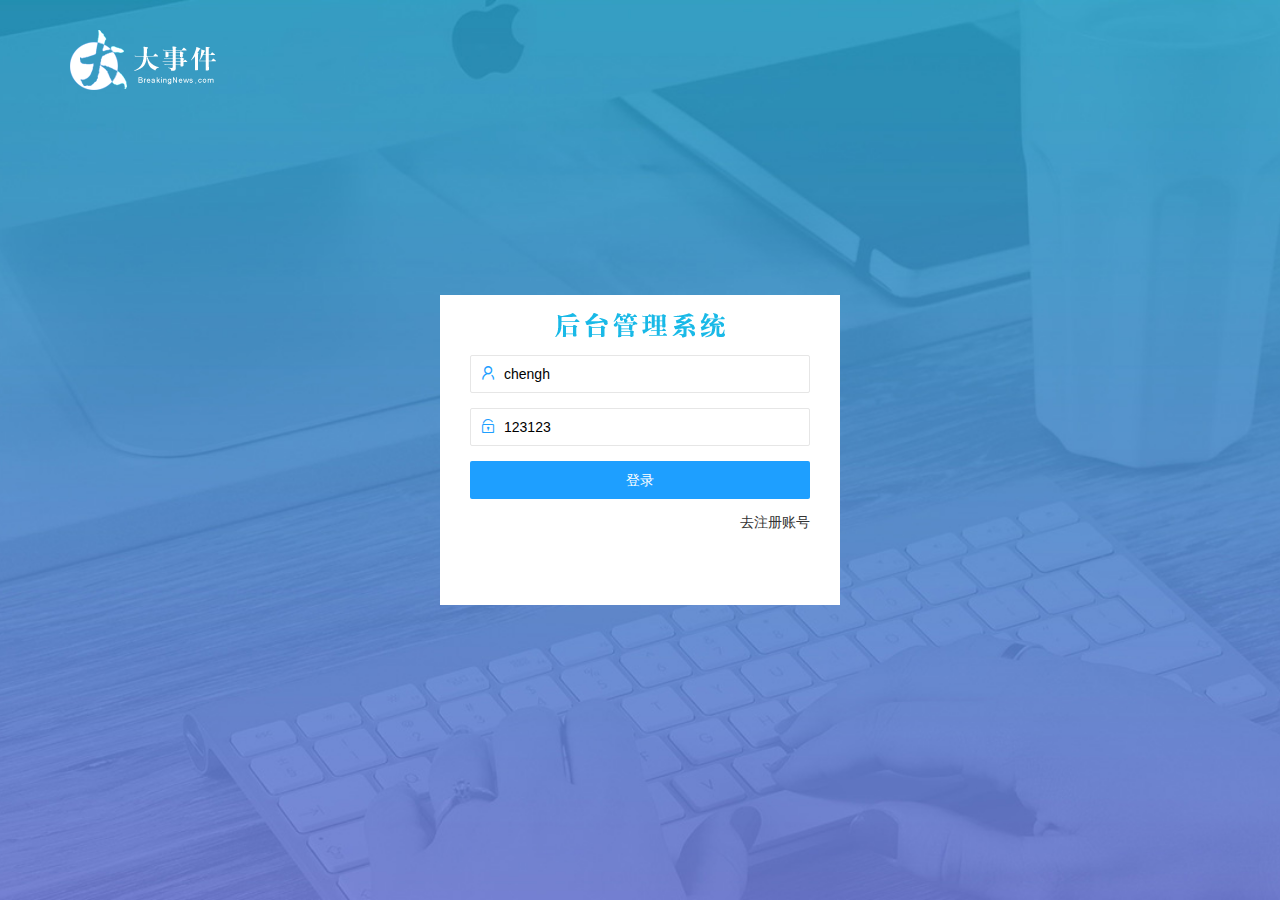
<file: login.html>
<!DOCTYPE html>
<html lang="en">

<head>
    <meta charset="UTF-8">
    <meta name="viewport" content="width=device-width, initial-scale=1.0">
    <title>Document</title>
    <!-- 引入layui 的css样式 -->
    <link rel="stylesheet" href="/assets/lib/layui/css/layui.css">
    <!-- 引入登录的css样式 -->
    <link rel="stylesheet" href="/assets/css/login.css">
</head>

<body>
    <!-- logo 图 -->
    <div class="layui-main">
        <img src="/assets/images/logo.png" alt="" style="margin-top: 30px;">
    </div>
    <!-- 表单区域 -->
    <div class="fatherForm">
        <!-- 表单logo -->
        <div class="title_logo"></div>
        <!-- 登录信息 -->
        <div class="form_login">
            <!-- 登录表单 -->
            <form class="layui-form" action="" id="loginForm">
                <!-- 用户名 -->
                <div class="layui-form-item">
                    <i class="layui-icon layui-icon-username" style="font-size: 16px; color: #1E9FFF;"></i>  
                    <input type="text" name="username" value="chengh" required lay-verify="required " placeholder="请输入用户名"
                        autocomplete="off" class="layui-input">
                </div>
                <!-- 密码 -->
                <div class="layui-form-item">
                    <i class="layui-icon layui-icon-password" style="font-size: 16px; color: #1E9FFF;"></i>  
                    <input type="text" name="password" value="123123" required lay-verify="required|pass" placeholder="请输入密码"
                        autocomplete="off" class="layui-input">
                </div>
                <!-- 登录按钮 -->
                <div class="layui-form-item">
                    <button class="layui-btn layui-btn-fluid layui-btn-normal" lay-submit lay-filter="formDemo">登录</button>
                </div>
                <!-- 跳转注册 -->
                <div class="layui-form-item links">
                    <a href="JavaScript:;" id="toReg" >去注册账号</a>
                </div>
            </form>
        </div>
        <!-- 注册信息 -->
        <div class="form_reg" style="display: none;">
            <!-- 登录表单 -->
            <form class="layui-form" action="" id="regForm">
                <!-- 用户名 -->
                <div class="layui-form-item">
                    <i class="layui-icon layui-icon-username" style="font-size: 16px; color: #1E9FFF;"></i>
                    <input type="text" name="username" required lay-verify="required" placeholder="请输入用户名"
                        autocomplete="off" class="layui-input">
                </div>
                <!-- 密码 -->
                <div class="layui-form-item">
                    <i class="layui-icon layui-icon-password" style="font-size: 16px; color: #1E9FFF;"></i> 
                    <input type="text" name="password" required lay-verify="required|pass" placeholder="请输入密码"
                        autocomplete="off" class="layui-input">
                </div>
                <!-- 确认密码 -->
                <div class="layui-form-item">
                    <i class="layui-icon layui-icon-password" style="font-size: 16px; color: #1E9FFF;"></i> 
                    <input type="text" name="repassword" required lay-verify="required|pass|repwd" placeholder="再次确认密码"
                        autocomplete="off" class="layui-input">
                </div>
                <!-- 登录按钮 -->
                <div class="layui-form-item">
                    <button class="layui-btn layui-btn-fluid layui-btn-normal" lay-submit lay-filter="formDemo">登录</button>
                </div>
                <!-- 跳转注册 -->
                <div class="layui-form-item links">
                    <a href="JavaScript:;" id="toLoad">去登录</a>
                </div>
            </form>
            
        </div>
        
    </div>
    <!-- 引入layui的js -->
    <script src="/assets/lib/layui/layui.all.js"></script>
    <!-- 引入jq -->
    <script src="/assets/lib/jquery.js"></script>
    <!-- 引入自己的js -->
    <script src="/assets/js/login.js"></script>
</body>

</html>
</file>
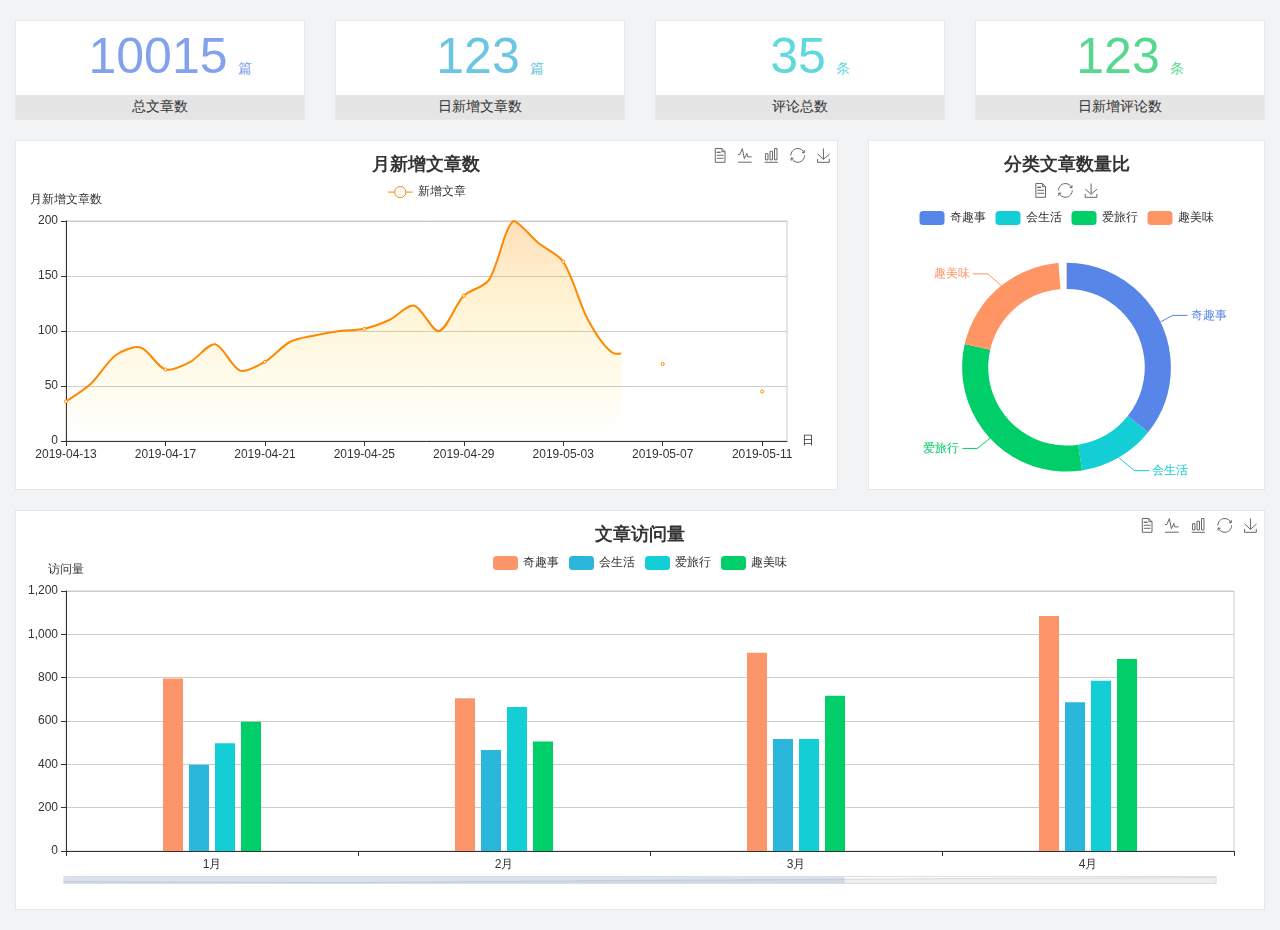
<file: home/dashboard.html>
<!DOCTYPE html>
<html lang="en">

<head>
  <meta charset="UTF-8">
  <meta name="viewport" content="width=device-width, initial-scale=1.0">
  <meta http-equiv="X-UA-Compatible" content="ie=edge">
  <title>图表统计</title>
  <link rel="stylesheet" href="../assets/lib/bootstrap.css" />
  <link rel="stylesheet" href="../assets/lib/main.css" />
  <script src="../assets/lib/jquery.js"></script>
  <script type="text/javascript" src="../assets/lib/echarts.min.js"></script>
</head>

<body>
  <div class="container-fluid">
    <div class="row spannel_list">
      <div class="col-sm-3 col-xs-6">
        <div class="spannel">
          <em>10015</em><span>篇</span>
          <b>总文章数</b>
        </div>
      </div>
      <div class="col-sm-3 col-xs-6">
        <div class="spannel scolor01">
          <em>123</em><span>篇</span>
          <b>日新增文章数</b>
        </div>
      </div>
      <div class="col-sm-3 col-xs-6">
        <div class="spannel scolor02">
          <em>35</em><span>条</span>
          <b>评论总数</b>
        </div>
      </div>
      <div class="col-sm-3 col-xs-6">
        <div class="spannel scolor03">
          <em>123</em><span>条</span>
          <b>日新增评论数</b>
        </div>
      </div>
    </div>
  </div>

  <div class="container-fluid">
    <div class="row curve-pie">
      <div class="col-lg-8 col-md-8">
        <div class="gragh_pannel" id="curve_show"></div>
      </div>
      <div class="col-lg-4 col-md-4">
        <div class="gragh_pannel" id="pie_show"></div>
      </div>
    </div>
  </div>

  <div class="container-fluid">
    <div class="column_pannel" id="column_show"></div>
  </div>

  <script>
    var oChart = echarts.init(document.getElementById('curve_show'));
    var aList_all = [
      { 'count': 36, 'date': '2019-04-13' },
      { 'count': 52, 'date': '2019-04-14' },
      { 'count': 78, 'date': '2019-04-15' },
      { 'count': 85, 'date': '2019-04-16' },
      { 'count': 65, 'date': '2019-04-17' },
      { 'count': 72, 'date': '2019-04-18' },
      { 'count': 88, 'date': '2019-04-19' },
      { 'count': 64, 'date': '2019-04-20' },
      { 'count': 72, 'date': '2019-04-21' },
      { 'count': 90, 'date': '2019-04-22' },
      { 'count': 96, 'date': '2019-04-23' },
      { 'count': 100, 'date': '2019-04-24' },
      { 'count': 102, 'date': '2019-04-25' },
      { 'count': 110, 'date': '2019-04-26' },
      { 'count': 123, 'date': '2019-04-27' },
      { 'count': 100, 'date': '2019-04-28' },
      { 'count': 132, 'date': '2019-04-29' },
      { 'count': 146, 'date': '2019-04-30' },
      { 'count': 200, 'date': '2019-05-01' },
      { 'count': 180, 'date': '2019-05-02' },
      { 'count': 163, 'date': '2019-05-03' },
      { 'count': 110, 'date': '2019-05-04' },
      { 'count': 80, 'date': '2019-05-05' },
      { 'count': 82, 'date': '2019-05-06' },
      { 'count': 70, 'date': '2019-05-07' },
      { 'count': 65, 'date': '2019-05-08' },
      { 'count': 54, 'date': '2019-05-09' },
      { 'count': 40, 'date': '2019-05-10' },
      { 'count': 45, 'date': '2019-05-11' },
      { 'count': 38, 'date': '2019-05-12' },
    ];

    let aCount = [];
    let aDate = [];

    for (var i = 0; i < aList_all.length; i++) {
      aCount.push(aList_all[i].count);
      aDate.push(aList_all[i].date);
    }

    var chartopt = {
      title: {
        text: '月新增文章数',
        left: 'center',
        top: '10'
      },
      tooltip: {
        trigger: 'axis'
      },
      legend: {
        data: ['新增文章'],
        top: '40'
      },
      toolbox: {
        show: true,
        feature: {
          mark: { show: true },
          dataView: { show: true, readOnly: false },
          magicType: { show: true, type: ['line', 'bar'] },
          restore: { show: true },
          saveAsImage: { show: true }
        }
      },
      calculable: true,
      xAxis: [
        {
          name: '日',
          type: 'category',
          boundaryGap: false,
          data: aDate
        }
      ],
      yAxis: [
        {
          name: '月新增文章数',
          type: 'value'
        }
      ],
      series: [
        {
          name: '新增文章',
          type: 'line',
          smooth: true,
          itemStyle: { normal: { areaStyle: { type: 'default' }, color: '#f80' }, lineStyle: { color: '#f80' } },
          data: aCount
        }],
      areaStyle: {
        normal: {
          color: new echarts.graphic.LinearGradient(0, 0, 0, 1, [{
            offset: 0,
            color: 'rgba(255,136,0,0.39)'
          }, {
            offset: .34,
            color: 'rgba(255,180,0,0.25)'
          }, {
            offset: 1,
            color: 'rgba(255,222,0,0.00)'
          }])

        }
      },
      grid: {
        show: true,
        x: 50,
        x2: 50,
        y: 80,
        height: 220
      }
    };

    oChart.setOption(chartopt);


    var oPie = echarts.init(document.getElementById('pie_show'));
    var oPieopt =
    {
      title: {
        top: 10,
        text: '分类文章数量比',
        x: 'center'
      },
      tooltip: {
        trigger: 'item',
        formatter: "{a} <br/>{b} : {c} ({d}%)"
      },
      color: ['#5885e8', '#13cfd5', '#00ce68', '#ff9565'],
      legend: {
        x: 'center',
        top: 65,
        data: ['奇趣事', '会生活', '爱旅行', '趣美味']
      },
      toolbox: {
        show: true,
        x: 'center',
        top: 35,
        feature: {
          mark: { show: true },
          dataView: { show: true, readOnly: false },
          magicType: {
            show: true,
            type: ['pie', 'funnel'],
            option: {
              funnel: {
                x: '25%',
                width: '50%',
                funnelAlign: 'left',
                max: 1548
              }
            }
          },
          restore: { show: true },
          saveAsImage: { show: true }
        }
      },
      calculable: true,
      series: [
        {
          name: '访问来源',
          type: 'pie',
          radius: ['45%', '60%'],
          center: ['50%', '65%'],
          data: [
            { value: 300, name: '奇趣事' },
            { value: 100, name: '会生活' },
            { value: 260, name: '爱旅行' },
            { value: 180, name: '趣美味' }
          ]
        }
      ]
    };
    oPie.setOption(oPieopt);



    var oColumn = this.echarts.init(document.getElementById('column_show'));
    var oColumnopt =
    {
      title: {
        text: '文章访问量',
        left: 'center',
        top: '10'
      },
      tooltip: {
        trigger: 'axis'
      },
      legend: {
        data: ['奇趣事', '会生活', '爱旅行', '趣美味'],
        top: '40'
      },
      toolbox: {
        show: true,
        feature: {
          mark: { show: true },
          dataView: { show: true, readOnly: false },
          magicType: { show: true, type: ['line', 'bar'] },
          restore: { show: true },
          saveAsImage: { show: true }
        }
      },
      calculable: true,
      xAxis: [
        {
          type: 'category',
          data: ['1月', '2月', '3月', '4月', '5月']
        }
      ],
      yAxis: [
        {
          name: '访问量',
          type: 'value'
        }
      ],
      series: [
        {
          name: '奇趣事',
          type: 'bar',
          barWidth: 20,
          itemStyle: {
            normal: { areaStyle: { type: 'default' }, color: '#fd956a' }
          },
          data: [800, 708, 920, 1090, 1200]
        },
        {
          name: '会生活',
          type: 'bar',
          barWidth: 20,
          itemStyle: {
            normal: { areaStyle: { type: 'default' }, color: '#2bb6db' }
          },
          data: [400, 468, 520, 690, 800]
        },
        {
          name: '爱旅行',
          type: 'bar',
          barWidth: 20,
          itemStyle: {
            normal: { areaStyle: { type: 'default' }, color: '#13cfd5' }
          },
          data: [500, 668, 520, 790, 900]
        },
        {
          name: '趣美味',
          type: 'bar',
          barWidth: 20,
          itemStyle: {
            normal: { areaStyle: { type: 'default' }, color: '#00ce68' }
          },
          data: [600, 508, 720, 890, 1000]
        }
      ],
      grid: {
        show: true,
        x: 50,
        x2: 30,
        y: 80,
        height: 260
      },
      dataZoom: [//给x轴设置滚动条
        {
          start: 0,//默认为0
          end: 100 - 1000 / 31,//默认为100
          type: 'slider',
          show: true,
          xAxisIndex: [0],
          handleSize: 0,//滑动条的 左右2个滑动条的大小
          height: 8,//组件高度
          left: 45, //左边的距离
          right: 50,//右边的距离
          bottom: 26,//右边的距离
          handleColor: '#ddd',//h滑动图标的颜色
          handleStyle: {
            borderColor: "#cacaca",
            borderWidth: "1",
            shadowBlur: 2,
            background: "#ddd",
            shadowColor: "#ddd",
          }
        }]
    };
    oColumn.setOption(oColumnopt);
  </script>
</body>

</html>
</file>
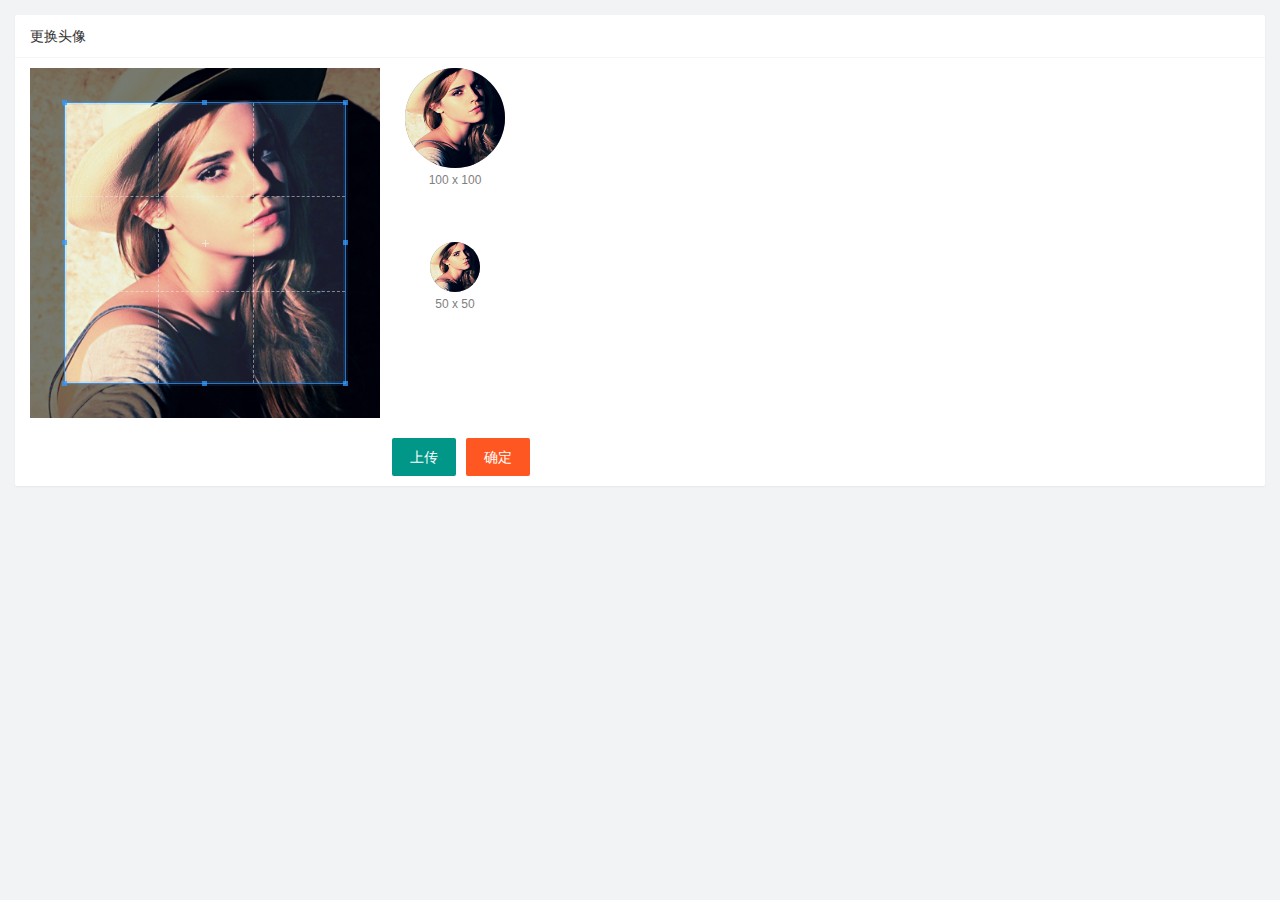
<file: user/user_avatar.html>
<!DOCTYPE html>
<html lang="en">

<head>
    <meta charset="UTF-8">
    <meta name="viewport" content="width=device-width, initial-scale=1.0">
    <title>基本资料</title>
    <link rel="stylesheet" href="/assets/lib/layui/css/layui.css">
    <!-- 引入cropper 插件的样式 -->
    <link rel="stylesheet" href="/assets/lib/cropper/cropper.css" />
    <!-- 引入自己的css -->
    <link rel="stylesheet" href="/assets/css/user/user_avatar.css">
</head>

<body>
    <div class="layui-card">
        <div class="layui-card-header">更换头像</div>
        <div class="layui-card-body">
            <!-- 第一行的图片裁剪和预览区域 -->
            <div class="row1">
                <!-- 图片裁剪区域 -->
                <div class="cropper-box">
                    <!-- 这个 img 标签很重要，将来会把它初始化为裁剪区域 -->
                    <img id="image" src="/assets/images/sample.jpg" />
                </div>
                <!-- 图片的预览区域 -->
                <div class="preview-box">
                    <div>
                        <!-- 宽高为 100px 的预览区域 -->
                        <div class="img-preview w100"></div>
                        <p class="size">100 x 100</p>
                    </div>
                    <div>
                        <!-- 宽高为 50px 的预览区域 -->
                        <div class="img-preview w50"></div>
                        <p class="size">50 x 50</p>
                    </div>
                </div>
            </div>

            <!-- 第二行的按钮区域 -->
            <div class="row2">
                <!-- 选中图片上传 -->
                <!-- accept 属性只能与 <input type="file"> 配合使用。它规定能够通过文件上传进行提交的文件类型。 -->
                <input type="file" hidden id="fileImg" accept="image/gif, image/jpeg,image/png, image/webp" >
                <button type="button" id="chooseImg" class="layui-btn">上传</button>
                <button type="button" id="btnUploadAvatar" class="layui-btn layui-btn-danger">确定</button>
            </div>
        </div>
    </div>

    <!-- 引入layui的js -->
    <script src="/assets/lib/layui/layui.all.js"></script>
    <!-- 引入jq -->
    <script src="/assets/lib/jquery.js"></script>
    <!-- cropper的js -->
    <script src="/assets/lib/cropper/Cropper.js"></script>
    <script src="/assets/lib/cropper/jquery-cropper.js"></script>
    <!-- 引入baseApi -->
    <script src="/assets/js/baseApi.js"></script>
    <!-- 引入自己的js -->
    <script src="/assets/js/user/user_avatar.js"></script>
</body>

</html>
</file>
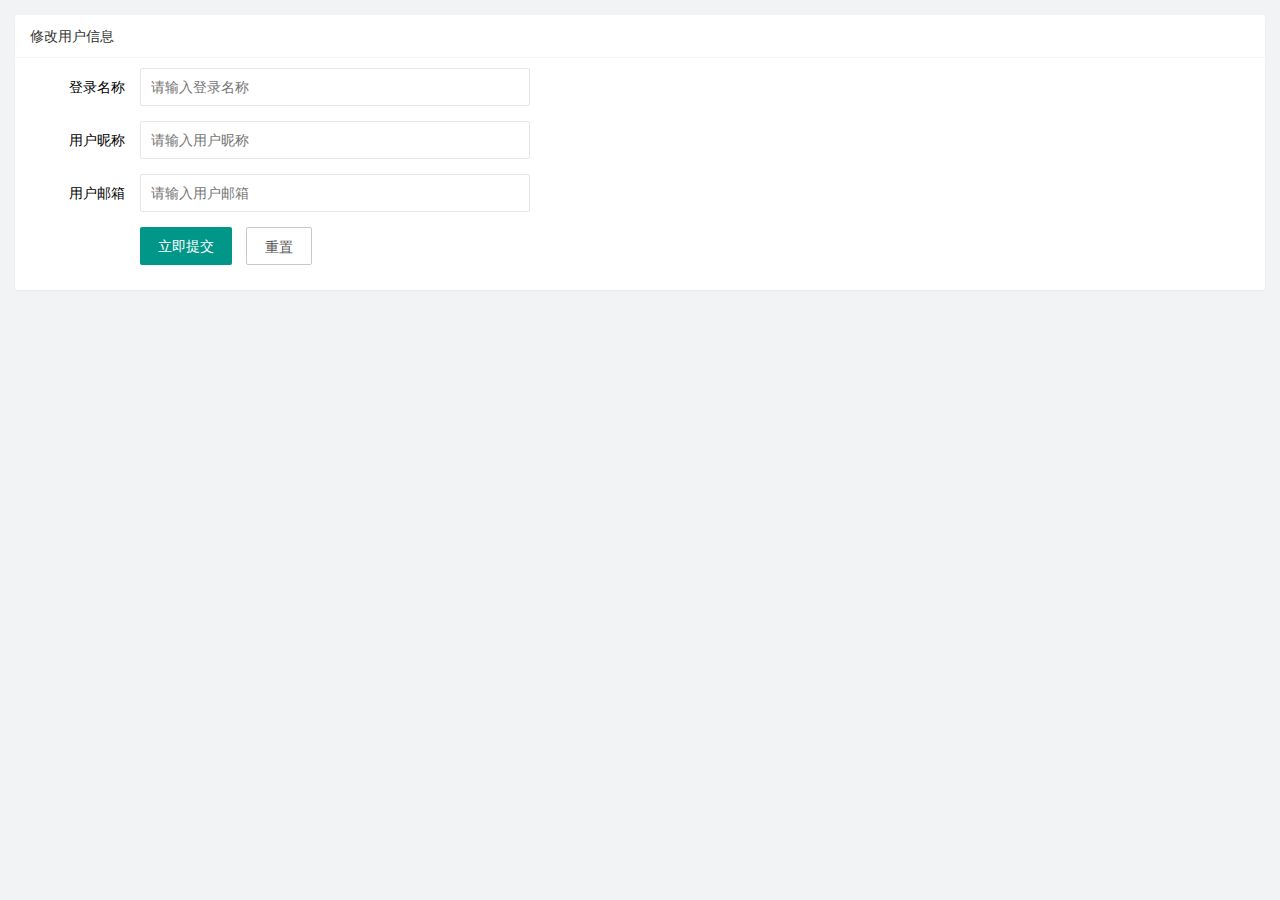
<file: user/user_info.html>
<!DOCTYPE html>
<html lang="en">

<head>
    <meta charset="UTF-8">
    <meta name="viewport" content="width=device-width, initial-scale=1.0">
    <title>基本资料</title>
    <link rel="stylesheet" href="/assets/lib/layui/css/layui.css">
    <!-- 引入自己的css -->
    <link rel="stylesheet" href="/assets/css/user/user_info.css">
</head>

<body>
    <div class="layui-card">
        <div class="layui-card-header">修改用户信息</div>
        <div class="layui-card-body">
            <form class="layui-form" lay-filter="getUserInfo" >
                <!-- id -->
                <input type="hidden" name="id"/>
                <!-- 登录名称 -->
                <div class="layui-form-item">
                    <label class="layui-form-label">登录名称</label>
                    <div class="layui-input-block">
                        <input type="text" name="username" readonly  required lay-verify="required" placeholder="请输入登录名称"
                            autocomplete="off" class="layui-input">
                    </div>
                </div>
                <!-- 用户昵称 -->
                <div class="layui-form-item">
                    <label class="layui-form-label">用户昵称</label>
                    <div class="layui-input-block">
                        <input type="text" name="nickname" required lay-verify="required|nickname" placeholder="请输入用户昵称"
                            autocomplete="off" class="layui-input">
                    </div>
                </div>
                <!-- 用户邮箱 -->
                <div class="layui-form-item">
                    <label class="layui-form-label">用户邮箱</label>
                    <div class="layui-input-block">
                        <input type="text" name="email" required lay-verify="required|email" placeholder="请输入用户邮箱"
                            autocomplete="off" class="layui-input">
                    </div>
                </div>
                <div class="layui-form-item">
                    <div class="layui-input-block">
                        <button class="layui-btn" lay-submit lay-filter="formDemo">立即提交</button>
                        <button id="btnReset" type="reset" class="layui-btn layui-btn-primary">重置</button>
                    </div>
                </div>
            </form>
        </div>
    </div>

    <!-- 引入layui的js -->
    <script src="/assets/lib/layui/layui.all.js"></script>
    <!-- 引入jq -->
    <script src="/assets/lib/jquery.js"></script>
    <!-- 引入baseApi -->
    <script src="/assets/js/baseApi.js"></script>
    <!-- 引入自己的js -->
    <script src="/assets/js/user/user_info.js"></script>
</body>

</html>
</file>
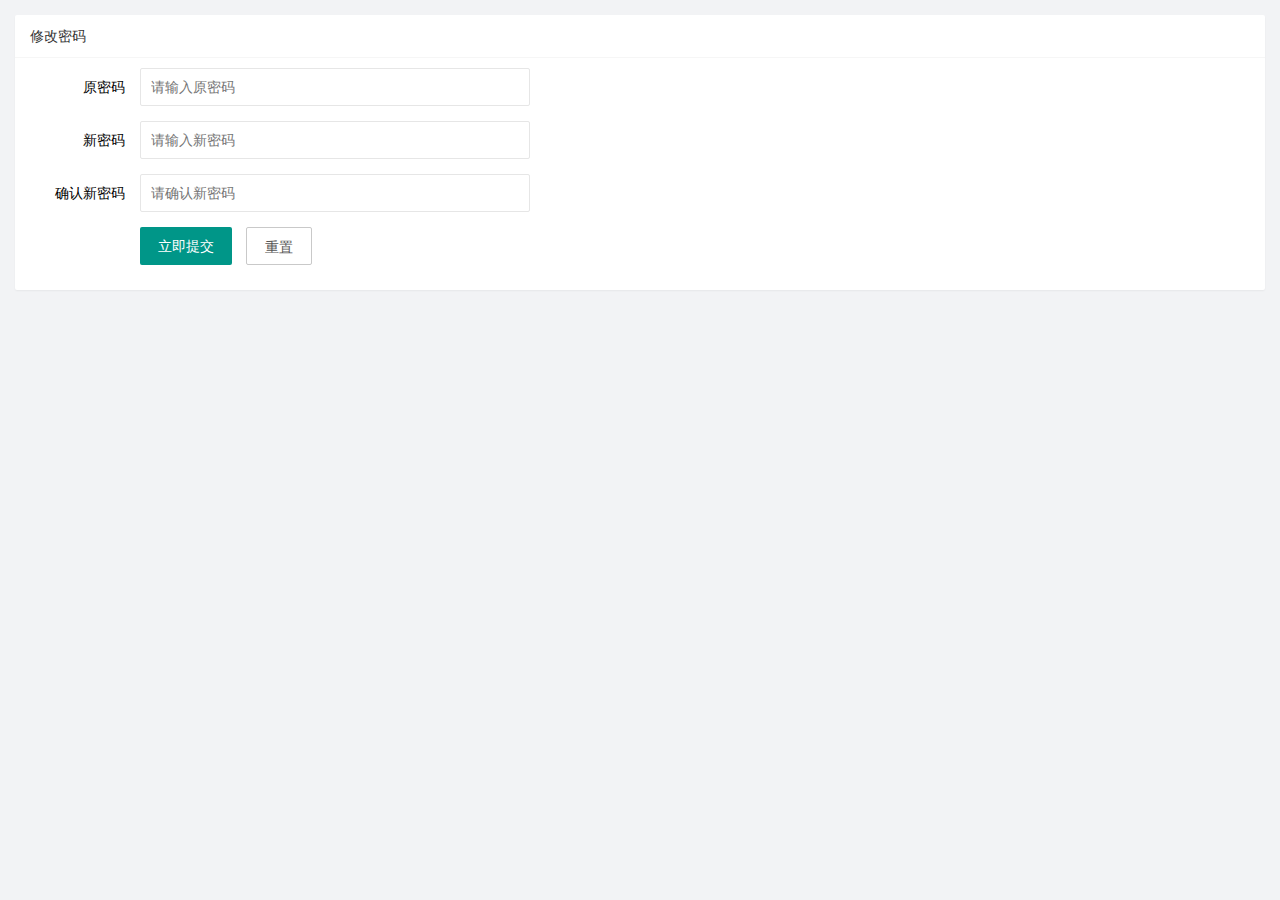
<file: user/user_pwd.html>
<!DOCTYPE html>
<html lang="en">

<head>
    <meta charset="UTF-8">
    <meta name="viewport" content="width=device-width, initial-scale=1.0">
    <title>基本资料</title>
    <link rel="stylesheet" href="/assets/lib/layui/css/layui.css">
    <!-- 引入自己的css -->
    <link rel="stylesheet" href="/assets/css/user/user_pwd.css">
</head>

<body>
    <div class="layui-card">
        <div class="layui-card-header">修改密码</div>
        <div class="layui-card-body">
            <form class="layui-form" lay-filter="getUserInfo" >
                <!-- id -->
                <input type="hidden" name="id"/>
                <!-- 原密码 -->
                <div class="layui-form-item">
                    <label class="layui-form-label">原密码</label>
                    <div class="layui-input-block">
                        <input type="text" name="oldPwd" required lay-verify="required|pwd" placeholder="请输入原密码"
                            autocomplete="off" class="layui-input">
                    </div>
                </div>
                <!-- 新密码 -->
                <div class="layui-form-item">
                    <label class="layui-form-label">新密码</label>
                    <div class="layui-input-block">
                        <input type="text" name="newPwd" required lay-verify="required|pwd|samePwd" placeholder="请输入新密码"
                            autocomplete="off" class="layui-input">
                    </div>
                </div>
                <!-- 确认新密码 -->
                <div class="layui-form-item">
                    <label class="layui-form-label">确认新密码</label>
                    <div class="layui-input-block">
                        <input type="text" name="rePwd" required lay-verify="required|pwd|rePwd" placeholder="请确认新密码"
                            autocomplete="off" class="layui-input">
                    </div>
                </div>
                <div class="layui-form-item">
                    <div class="layui-input-block">
                        <button class="layui-btn" lay-submit lay-filter="formDemo">立即提交</button>
                        <button type="reset" class="layui-btn layui-btn-primary">重置</button>
                    </div>
                </div>
            </form>
        </div>
    </div>

    <!-- 引入layui的js -->
    <script src="/assets/lib/layui/layui.all.js"></script>
    <!-- 引入jq -->
    <script src="/assets/lib/jquery.js"></script>
    <!-- 引入baseApi -->
    <script src="/assets/js/baseApi.js"></script>
    <!-- 引入自己的js -->
    <script src="/assets/js/user/user_pwd.js"></script>
</body>

</html>
</file>
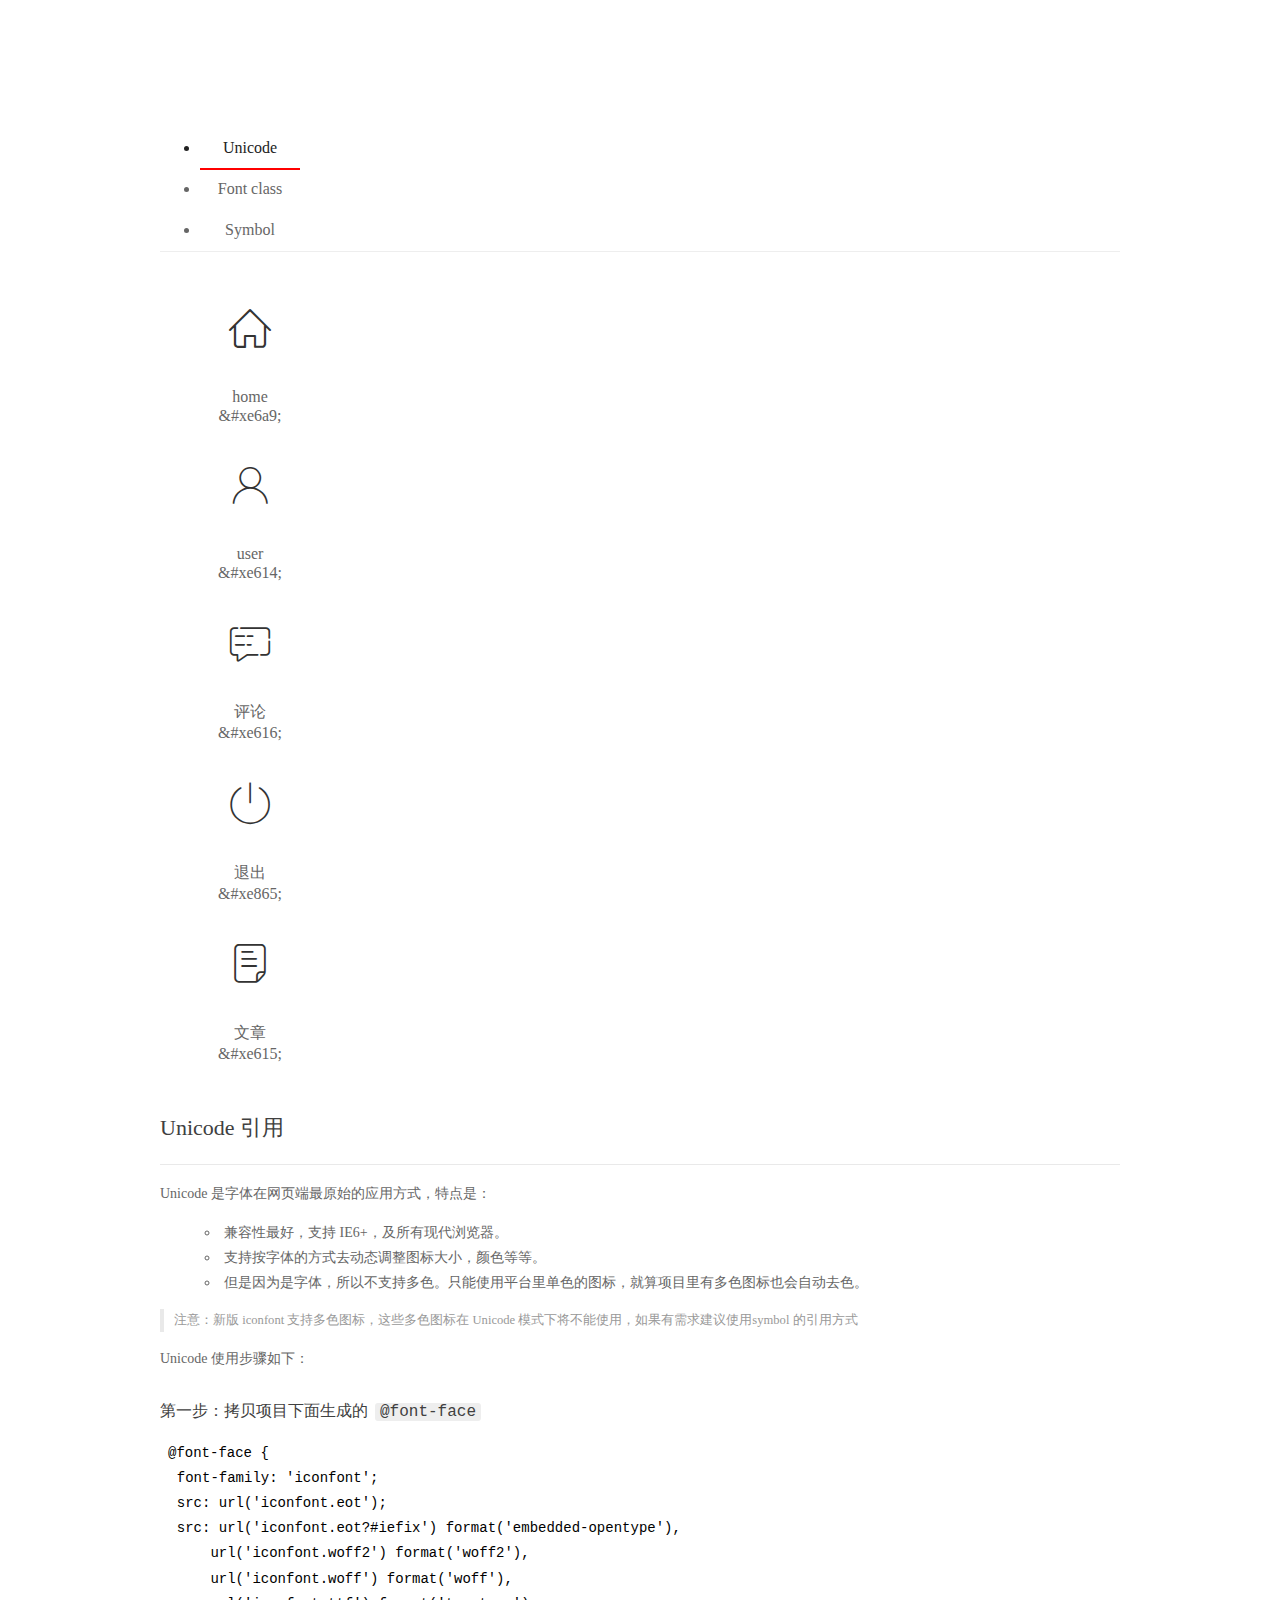
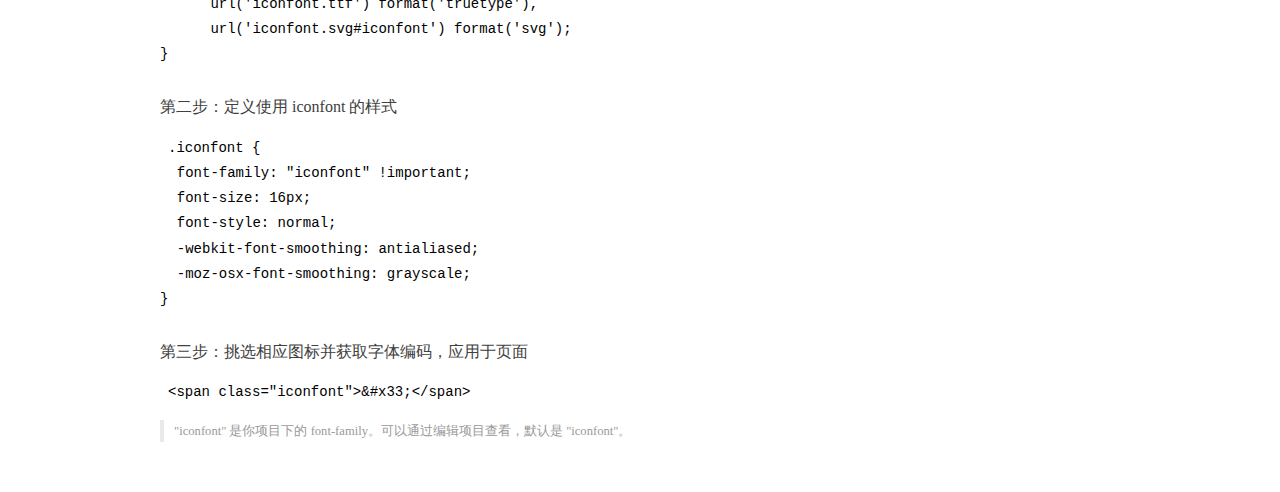
<file: assets/fonts/demo_index.html>
<!DOCTYPE html>
<html>
<head>
  <meta charset="utf-8"/>
  <title>IconFont Demo</title>
  <link rel="shortcut icon" href="https://gtms04.alicdn.com/tps/i4/TB1_oz6GVXXXXaFXpXXJDFnIXXX-64-64.ico" type="image/x-icon"/>
  <link rel="stylesheet" href="https://g.alicdn.com/thx/cube/1.3.2/cube.min.css">
  <link rel="stylesheet" href="demo.css">
  <link rel="stylesheet" href="iconfont.css">
  <script src="iconfont.js"></script>
  <!-- jQuery -->
  <script src="https://a1.alicdn.com/oss/uploads/2018/12/26/7bfddb60-08e8-11e9-9b04-53e73bb6408b.js"></script>
  <!-- 代码高亮 -->
  <script src="https://a1.alicdn.com/oss/uploads/2018/12/26/a3f714d0-08e6-11e9-8a15-ebf944d7534c.js"></script>
</head>
<body>
  <div class="main">
    <h1 class="logo"><a href="https://www.iconfont.cn/" title="iconfont 首页" target="_blank">&#xe86b;</a></h1>
    <div class="nav-tabs">
      <ul id="tabs" class="dib-box">
        <li class="dib active"><span>Unicode</span></li>
        <li class="dib"><span>Font class</span></li>
        <li class="dib"><span>Symbol</span></li>
      </ul>
      
    </div>
    <div class="tab-container">
      <div class="content unicode" style="display: block;">
          <ul class="icon_lists dib-box">
          
            <li class="dib">
              <span class="icon iconfont">&#xe6a9;</span>
                <div class="name">home</div>
                <div class="code-name">&amp;#xe6a9;</div>
              </li>
          
            <li class="dib">
              <span class="icon iconfont">&#xe614;</span>
                <div class="name">user</div>
                <div class="code-name">&amp;#xe614;</div>
              </li>
          
            <li class="dib">
              <span class="icon iconfont">&#xe616;</span>
                <div class="name">评论</div>
                <div class="code-name">&amp;#xe616;</div>
              </li>
          
            <li class="dib">
              <span class="icon iconfont">&#xe865;</span>
                <div class="name">退出</div>
                <div class="code-name">&amp;#xe865;</div>
              </li>
          
            <li class="dib">
              <span class="icon iconfont">&#xe615;</span>
                <div class="name">文章</div>
                <div class="code-name">&amp;#xe615;</div>
              </li>
          
          </ul>
          <div class="article markdown">
          <h2 id="unicode-">Unicode 引用</h2>
          <hr>

          <p>Unicode 是字体在网页端最原始的应用方式，特点是：</p>
          <ul>
            <li>兼容性最好，支持 IE6+，及所有现代浏览器。</li>
            <li>支持按字体的方式去动态调整图标大小，颜色等等。</li>
            <li>但是因为是字体，所以不支持多色。只能使用平台里单色的图标，就算项目里有多色图标也会自动去色。</li>
          </ul>
          <blockquote>
            <p>注意：新版 iconfont 支持多色图标，这些多色图标在 Unicode 模式下将不能使用，如果有需求建议使用symbol 的引用方式</p>
          </blockquote>
          <p>Unicode 使用步骤如下：</p>
          <h3 id="-font-face">第一步：拷贝项目下面生成的 <code>@font-face</code></h3>
<pre><code class="language-css"
>@font-face {
  font-family: 'iconfont';
  src: url('iconfont.eot');
  src: url('iconfont.eot?#iefix') format('embedded-opentype'),
      url('iconfont.woff2') format('woff2'),
      url('iconfont.woff') format('woff'),
      url('iconfont.ttf') format('truetype'),
      url('iconfont.svg#iconfont') format('svg');
}
</code></pre>
          <h3 id="-iconfont-">第二步：定义使用 iconfont 的样式</h3>
<pre><code class="language-css"
>.iconfont {
  font-family: "iconfont" !important;
  font-size: 16px;
  font-style: normal;
  -webkit-font-smoothing: antialiased;
  -moz-osx-font-smoothing: grayscale;
}
</code></pre>
          <h3 id="-">第三步：挑选相应图标并获取字体编码，应用于页面</h3>
<pre>
<code class="language-html"
>&lt;span class="iconfont"&gt;&amp;#x33;&lt;/span&gt;
</code></pre>
          <blockquote>
            <p>"iconfont" 是你项目下的 font-family。可以通过编辑项目查看，默认是 "iconfont"。</p>
          </blockquote>
          </div>
      </div>
      <div class="content font-class">
        <ul class="icon_lists dib-box">
          
          <li class="dib">
            <span class="icon iconfont icon-home"></span>
            <div class="name">
              home
            </div>
            <div class="code-name">.icon-home
            </div>
          </li>
          
          <li class="dib">
            <span class="icon iconfont icon-user"></span>
            <div class="name">
              user
            </div>
            <div class="code-name">.icon-user
            </div>
          </li>
          
          <li class="dib">
            <span class="icon iconfont icon-pinglun"></span>
            <div class="name">
              评论
            </div>
            <div class="code-name">.icon-pinglun
            </div>
          </li>
          
          <li class="dib">
            <span class="icon iconfont icon-tuichu"></span>
            <div class="name">
              退出
            </div>
            <div class="code-name">.icon-tuichu
            </div>
          </li>
          
          <li class="dib">
            <span class="icon iconfont icon-16"></span>
            <div class="name">
              文章
            </div>
            <div class="code-name">.icon-16
            </div>
          </li>
          
        </ul>
        <div class="article markdown">
        <h2 id="font-class-">font-class 引用</h2>
        <hr>

        <p>font-class 是 Unicode 使用方式的一种变种，主要是解决 Unicode 书写不直观，语意不明确的问题。</p>
        <p>与 Unicode 使用方式相比，具有如下特点：</p>
        <ul>
          <li>兼容性良好，支持 IE8+，及所有现代浏览器。</li>
          <li>相比于 Unicode 语意明确，书写更直观。可以很容易分辨这个 icon 是什么。</li>
          <li>因为使用 class 来定义图标，所以当要替换图标时，只需要修改 class 里面的 Unicode 引用。</li>
          <li>不过因为本质上还是使用的字体，所以多色图标还是不支持的。</li>
        </ul>
        <p>使用步骤如下：</p>
        <h3 id="-fontclass-">第一步：引入项目下面生成的 fontclass 代码：</h3>
<pre><code class="language-html">&lt;link rel="stylesheet" href="./iconfont.css"&gt;
</code></pre>
        <h3 id="-">第二步：挑选相应图标并获取类名，应用于页面：</h3>
<pre><code class="language-html">&lt;span class="iconfont icon-xxx"&gt;&lt;/span&gt;
</code></pre>
        <blockquote>
          <p>"
            iconfont" 是你项目下的 font-family。可以通过编辑项目查看，默认是 "iconfont"。</p>
        </blockquote>
      </div>
      </div>
      <div class="content symbol">
          <ul class="icon_lists dib-box">
          
            <li class="dib">
                <svg class="icon svg-icon" aria-hidden="true">
                  <use xlink:href="#icon-home"></use>
                </svg>
                <div class="name">home</div>
                <div class="code-name">#icon-home</div>
            </li>
          
            <li class="dib">
                <svg class="icon svg-icon" aria-hidden="true">
                  <use xlink:href="#icon-user"></use>
                </svg>
                <div class="name">user</div>
                <div class="code-name">#icon-user</div>
            </li>
          
            <li class="dib">
                <svg class="icon svg-icon" aria-hidden="true">
                  <use xlink:href="#icon-pinglun"></use>
                </svg>
                <div class="name">评论</div>
                <div class="code-name">#icon-pinglun</div>
            </li>
          
            <li class="dib">
                <svg class="icon svg-icon" aria-hidden="true">
                  <use xlink:href="#icon-tuichu"></use>
                </svg>
                <div class="name">退出</div>
                <div class="code-name">#icon-tuichu</div>
            </li>
          
            <li class="dib">
                <svg class="icon svg-icon" aria-hidden="true">
                  <use xlink:href="#icon-16"></use>
                </svg>
                <div class="name">文章</div>
                <div class="code-name">#icon-16</div>
            </li>
          
          </ul>
          <div class="article markdown">
          <h2 id="symbol-">Symbol 引用</h2>
          <hr>

          <p>这是一种全新的使用方式，应该说这才是未来的主流，也是平台目前推荐的用法。相关介绍可以参考这篇<a href="">文章</a>
            这种用法其实是做了一个 SVG 的集合，与另外两种相比具有如下特点：</p>
          <ul>
            <li>支持多色图标了，不再受单色限制。</li>
            <li>通过一些技巧，支持像字体那样，通过 <code>font-size</code>, <code>color</code> 来调整样式。</li>
            <li>兼容性较差，支持 IE9+，及现代浏览器。</li>
            <li>浏览器渲染 SVG 的性能一般，还不如 png。</li>
          </ul>
          <p>使用步骤如下：</p>
          <h3 id="-symbol-">第一步：引入项目下面生成的 symbol 代码：</h3>
<pre><code class="language-html">&lt;script src="./iconfont.js"&gt;&lt;/script&gt;
</code></pre>
          <h3 id="-css-">第二步：加入通用 CSS 代码（引入一次就行）：</h3>
<pre><code class="language-html">&lt;style&gt;
.icon {
  width: 1em;
  height: 1em;
  vertical-align: -0.15em;
  fill: currentColor;
  overflow: hidden;
}
&lt;/style&gt;
</code></pre>
          <h3 id="-">第三步：挑选相应图标并获取类名，应用于页面：</h3>
<pre><code class="language-html">&lt;svg class="icon" aria-hidden="true"&gt;
  &lt;use xlink:href="#icon-xxx"&gt;&lt;/use&gt;
&lt;/svg&gt;
</code></pre>
          </div>
      </div>

    </div>
  </div>
  <script>
  $(document).ready(function () {
      $('.tab-container .content:first').show()

      $('#tabs li').click(function (e) {
        var tabContent = $('.tab-container .content')
        var index = $(this).index()

        if ($(this).hasClass('active')) {
          return
        } else {
          $('#tabs li').removeClass('active')
          $(this).addClass('active')

          tabContent.hide().eq(index).fadeIn()
        }
      })
    })
  </script>
</body>
</html>
</file>
<file: assets/lib/layui/css/layui.css>
/** layui-v2.5.5 MIT License By https://www.layui.com */
 .layui-inline,img{display:inline-block;vertical-align:middle}h1,h2,h3,h4,h5,h6{font-weight:400}.layui-edge,.layui-header,.layui-inline,.layui-main{position:relative}.layui-body,.layui-edge,.layui-elip{overflow:hidden}.layui-btn,.layui-edge,.layui-inline,img{vertical-align:middle}.layui-btn,.layui-disabled,.layui-icon,.layui-unselect{-moz-user-select:none;-webkit-user-select:none;-ms-user-select:none}.layui-elip,.layui-form-checkbox span,.layui-form-pane .layui-form-label{text-overflow:ellipsis;white-space:nowrap}.layui-breadcrumb,.layui-tree-btnGroup{visibility:hidden}blockquote,body,button,dd,div,dl,dt,form,h1,h2,h3,h4,h5,h6,input,li,ol,p,pre,td,textarea,th,ul{margin:0;padding:0;-webkit-tap-highlight-color:rgba(0,0,0,0)}a:active,a:hover{outline:0}img{border:none}li{list-style:none}table{border-collapse:collapse;border-spacing:0}h4,h5,h6{font-size:100%}button,input,optgroup,option,select,textarea{font-family:inherit;font-size:inherit;font-style:inherit;font-weight:inherit;outline:0}pre{white-space:pre-wrap;white-space:-moz-pre-wrap;white-space:-pre-wrap;white-space:-o-pre-wrap;word-wrap:break-word}body{line-height:24px;font:14px Helvetica Neue,Helvetica,PingFang SC,Tahoma,Arial,sans-serif}hr{height:1px;margin:10px 0;border:0;clear:both}a{color:#333;text-decoration:none}a:hover{color:#777}a cite{font-style:normal;*cursor:pointer}.layui-border-box,.layui-border-box *{box-sizing:border-box}.layui-box,.layui-box *{box-sizing:content-box}.layui-clear{clear:both;*zoom:1}.layui-clear:after{content:'\20';clear:both;*zoom:1;display:block;height:0}.layui-inline{*display:inline;*zoom:1}.layui-edge{display:inline-block;width:0;height:0;border-width:6px;border-style:dashed;border-color:transparent}.layui-edge-top{top:-4px;border-bottom-color:#999;border-bottom-style:solid}.layui-edge-right{border-left-color:#999;border-left-style:solid}.layui-edge-bottom{top:2px;border-top-color:#999;border-top-style:solid}.layui-edge-left{border-right-color:#999;border-right-style:solid}.layui-disabled,.layui-disabled:hover{color:#d2d2d2!important;cursor:not-allowed!important}.layui-circle{border-radius:100%}.layui-show{display:block!important}.layui-hide{display:none!important}@font-face{font-family:layui-icon;src:url(../font/iconfont.eot?v=250);src:url(../font/iconfont.eot?v=250#iefix) format('embedded-opentype'),url(../font/iconfont.woff2?v=250) format('woff2'),url(../font/iconfont.woff?v=250) format('woff'),url(../font/iconfont.ttf?v=250) format('truetype'),url(../font/iconfont.svg?v=250#layui-icon) format('svg')}.layui-icon{font-family:layui-icon!important;font-size:16px;font-style:normal;-webkit-font-smoothing:antialiased;-moz-osx-font-smoothing:grayscale}.layui-icon-reply-fill:before{content:"\e611"}.layui-icon-set-fill:before{content:"\e614"}.layui-icon-menu-fill:before{content:"\e60f"}.layui-icon-search:before{content:"\e615"}.layui-icon-share:before{content:"\e641"}.layui-icon-set-sm:before{content:"\e620"}.layui-icon-engine:before{content:"\e628"}.layui-icon-close:before{content:"\1006"}.layui-icon-close-fill:before{content:"\1007"}.layui-icon-chart-screen:before{content:"\e629"}.layui-icon-star:before{content:"\e600"}.layui-icon-circle-dot:before{content:"\e617"}.layui-icon-chat:before{content:"\e606"}.layui-icon-release:before{content:"\e609"}.layui-icon-list:before{content:"\e60a"}.layui-icon-chart:before{content:"\e62c"}.layui-icon-ok-circle:before{content:"\1005"}.layui-icon-layim-theme:before{content:"\e61b"}.layui-icon-table:before{content:"\e62d"}.layui-icon-right:before{content:"\e602"}.layui-icon-left:before{content:"\e603"}.layui-icon-cart-simple:before{content:"\e698"}.layui-icon-face-cry:before{content:"\e69c"}.layui-icon-face-smile:before{content:"\e6af"}.layui-icon-survey:before{content:"\e6b2"}.layui-icon-tree:before{content:"\e62e"}.layui-icon-upload-circle:before{content:"\e62f"}.layui-icon-add-circle:before{content:"\e61f"}.layui-icon-download-circle:before{content:"\e601"}.layui-icon-templeate-1:before{content:"\e630"}.layui-icon-util:before{content:"\e631"}.layui-icon-face-surprised:before{content:"\e664"}.layui-icon-edit:before{content:"\e642"}.layui-icon-speaker:before{content:"\e645"}.layui-icon-down:before{content:"\e61a"}.layui-icon-file:before{content:"\e621"}.layui-icon-layouts:before{content:"\e632"}.layui-icon-rate-half:before{content:"\e6c9"}.layui-icon-add-circle-fine:before{content:"\e608"}.layui-icon-prev-circle:before{content:"\e633"}.layui-icon-read:before{content:"\e705"}.layui-icon-404:before{content:"\e61c"}.layui-icon-carousel:before{content:"\e634"}.layui-icon-help:before{content:"\e607"}.layui-icon-code-circle:before{content:"\e635"}.layui-icon-water:before{content:"\e636"}.layui-icon-username:before{content:"\e66f"}.layui-icon-find-fill:before{content:"\e670"}.layui-icon-about:before{content:"\e60b"}.layui-icon-location:before{content:"\e715"}.layui-icon-up:before{content:"\e619"}.layui-icon-pause:before{content:"\e651"}.layui-icon-date:before{content:"\e637"}.layui-icon-layim-uploadfile:before{content:"\e61d"}.layui-icon-delete:before{content:"\e640"}.layui-icon-play:before{content:"\e652"}.layui-icon-top:before{content:"\e604"}.layui-icon-friends:before{content:"\e612"}.layui-icon-refresh-3:before{content:"\e9aa"}.layui-icon-ok:before{content:"\e605"}.layui-icon-layer:before{content:"\e638"}.layui-icon-face-smile-fine:before{content:"\e60c"}.layui-icon-dollar:before{content:"\e659"}.layui-icon-group:before{content:"\e613"}.layui-icon-layim-download:before{content:"\e61e"}.layui-icon-picture-fine:before{content:"\e60d"}.layui-icon-link:before{content:"\e64c"}.layui-icon-diamond:before{content:"\e735"}.layui-icon-log:before{content:"\e60e"}.layui-icon-rate-solid:before{content:"\e67a"}.layui-icon-fonts-del:before{content:"\e64f"}.layui-icon-unlink:before{content:"\e64d"}.layui-icon-fonts-clear:before{content:"\e639"}.layui-icon-triangle-r:before{content:"\e623"}.layui-icon-circle:before{content:"\e63f"}.layui-icon-radio:before{content:"\e643"}.layui-icon-align-center:before{content:"\e647"}.layui-icon-align-right:before{content:"\e648"}.layui-icon-align-left:before{content:"\e649"}.layui-icon-loading-1:before{content:"\e63e"}.layui-icon-return:before{content:"\e65c"}.layui-icon-fonts-strong:before{content:"\e62b"}.layui-icon-upload:before{content:"\e67c"}.layui-icon-dialogue:before{content:"\e63a"}.layui-icon-video:before{content:"\e6ed"}.layui-icon-headset:before{content:"\e6fc"}.layui-icon-cellphone-fine:before{content:"\e63b"}.layui-icon-add-1:before{content:"\e654"}.layui-icon-face-smile-b:before{content:"\e650"}.layui-icon-fonts-html:before{content:"\e64b"}.layui-icon-form:before{content:"\e63c"}.layui-icon-cart:before{content:"\e657"}.layui-icon-camera-fill:before{content:"\e65d"}.layui-icon-tabs:before{content:"\e62a"}.layui-icon-fonts-code:before{content:"\e64e"}.layui-icon-fire:before{content:"\e756"}.layui-icon-set:before{content:"\e716"}.layui-icon-fonts-u:before{content:"\e646"}.layui-icon-triangle-d:before{content:"\e625"}.layui-icon-tips:before{content:"\e702"}.layui-icon-picture:before{content:"\e64a"}.layui-icon-more-vertical:before{content:"\e671"}.layui-icon-flag:before{content:"\e66c"}.layui-icon-loading:before{content:"\e63d"}.layui-icon-fonts-i:before{content:"\e644"}.layui-icon-refresh-1:before{content:"\e666"}.layui-icon-rmb:before{content:"\e65e"}.layui-icon-home:before{content:"\e68e"}.layui-icon-user:before{content:"\e770"}.layui-icon-notice:before{content:"\e667"}.layui-icon-login-weibo:before{content:"\e675"}.layui-icon-voice:before{content:"\e688"}.layui-icon-upload-drag:before{content:"\e681"}.layui-icon-login-qq:before{content:"\e676"}.layui-icon-snowflake:before{content:"\e6b1"}.layui-icon-file-b:before{content:"\e655"}.layui-icon-template:before{content:"\e663"}.layui-icon-auz:before{content:"\e672"}.layui-icon-console:before{content:"\e665"}.layui-icon-app:before{content:"\e653"}.layui-icon-prev:before{content:"\e65a"}.layui-icon-website:before{content:"\e7ae"}.layui-icon-next:before{content:"\e65b"}.layui-icon-component:before{content:"\e857"}.layui-icon-more:before{content:"\e65f"}.layui-icon-login-wechat:before{content:"\e677"}.layui-icon-shrink-right:before{content:"\e668"}.layui-icon-spread-left:before{content:"\e66b"}.layui-icon-camera:before{content:"\e660"}.layui-icon-note:before{content:"\e66e"}.layui-icon-refresh:before{content:"\e669"}.layui-icon-female:before{content:"\e661"}.layui-icon-male:before{content:"\e662"}.layui-icon-password:before{content:"\e673"}.layui-icon-senior:before{content:"\e674"}.layui-icon-theme:before{content:"\e66a"}.layui-icon-tread:before{content:"\e6c5"}.layui-icon-praise:before{content:"\e6c6"}.layui-icon-star-fill:before{content:"\e658"}.layui-icon-rate:before{content:"\e67b"}.layui-icon-template-1:before{content:"\e656"}.layui-icon-vercode:before{content:"\e679"}.layui-icon-cellphone:before{content:"\e678"}.layui-icon-screen-full:before{content:"\e622"}.layui-icon-screen-restore:before{content:"\e758"}.layui-icon-cols:before{content:"\e610"}.layui-icon-export:before{content:"\e67d"}.layui-icon-print:before{content:"\e66d"}.layui-icon-slider:before{content:"\e714"}.layui-icon-addition:before{content:"\e624"}.layui-icon-subtraction:before{content:"\e67e"}.layui-icon-service:before{content:"\e626"}.layui-icon-transfer:before{content:"\e691"}.layui-main{width:1140px;margin:0 auto}.layui-header{z-index:1000;height:60px}.layui-header a:hover{transition:all .5s;-webkit-transition:all .5s}.layui-side{position:fixed;left:0;top:0;bottom:0;z-index:999;width:200px;overflow-x:hidden}.layui-side-scroll{position:relative;width:220px;height:100%;overflow-x:hidden}.layui-body{position:absolute;left:200px;right:0;top:0;bottom:0;z-index:998;width:auto;overflow-y:auto;box-sizing:border-box}.layui-layout-body{overflow:hidden}.layui-layout-admin .layui-header{background-color:#23262E}.layui-layout-admin .layui-side{top:60px;width:200px;overflow-x:hidden}.layui-layout-admin .layui-body{position:fixed;top:60px;bottom:44px}.layui-layout-admin .layui-main{width:auto;margin:0 15px}.layui-layout-admin .layui-footer{position:fixed;left:200px;right:0;bottom:0;height:44px;line-height:44px;padding:0 15px;background-color:#eee}.layui-layout-admin .layui-logo{position:absolute;left:0;top:0;width:200px;height:100%;line-height:60px;text-align:center;color:#009688;font-size:16px}.layui-layout-admin .layui-header .layui-nav{background:0 0}.layui-layout-left{position:absolute!important;left:200px;top:0}.layui-layout-right{position:absolute!important;right:0;top:0}.layui-container{position:relative;margin:0 auto;padding:0 15px;box-sizing:border-box}.layui-fluid{position:relative;margin:0 auto;padding:0 15px}.layui-row:after,.layui-row:before{content:'';display:block;clear:both}.layui-col-lg1,.layui-col-lg10,.layui-col-lg11,.layui-col-lg12,.layui-col-lg2,.layui-col-lg3,.layui-col-lg4,.layui-col-lg5,.layui-col-lg6,.layui-col-lg7,.layui-col-lg8,.layui-col-lg9,.layui-col-md1,.layui-col-md10,.layui-col-md11,.layui-col-md12,.layui-col-md2,.layui-col-md3,.layui-col-md4,.layui-col-md5,.layui-col-md6,.layui-col-md7,.layui-col-md8,.layui-col-md9,.layui-col-sm1,.layui-col-sm10,.layui-col-sm11,.layui-col-sm12,.layui-col-sm2,.layui-col-sm3,.layui-col-sm4,.layui-col-sm5,.layui-col-sm6,.layui-col-sm7,.layui-col-sm8,.layui-col-sm9,.layui-col-xs1,.layui-col-xs10,.layui-col-xs11,.layui-col-xs12,.layui-col-xs2,.layui-col-xs3,.layui-col-xs4,.layui-col-xs5,.layui-col-xs6,.layui-col-xs7,.layui-col-xs8,.layui-col-xs9{position:relative;display:block;box-sizing:border-box}.layui-col-xs1,.layui-col-xs10,.layui-col-xs11,.layui-col-xs12,.layui-col-xs2,.layui-col-xs3,.layui-col-xs4,.layui-col-xs5,.layui-col-xs6,.layui-col-xs7,.layui-col-xs8,.layui-col-xs9{float:left}.layui-col-xs1{width:8.33333333%}.layui-col-xs2{width:16.66666667%}.layui-col-xs3{width:25%}.layui-col-xs4{width:33.33333333%}.layui-col-xs5{width:41.66666667%}.layui-col-xs6{width:50%}.layui-col-xs7{width:58.33333333%}.layui-col-xs8{width:66.66666667%}.layui-col-xs9{width:75%}.layui-col-xs10{width:83.33333333%}.layui-col-xs11{width:91.66666667%}.layui-col-xs12{width:100%}.layui-col-xs-offset1{margin-left:8.33333333%}.layui-col-xs-offset2{margin-left:16.66666667%}.layui-col-xs-offset3{margin-left:25%}.layui-col-xs-offset4{margin-left:33.33333333%}.layui-col-xs-offset5{margin-left:41.66666667%}.layui-col-xs-offset6{margin-left:50%}.layui-col-xs-offset7{margin-left:58.33333333%}.layui-col-xs-offset8{margin-left:66.66666667%}.layui-col-xs-offset9{margin-left:75%}.layui-col-xs-offset10{margin-left:83.33333333%}.layui-col-xs-offset11{margin-left:91.66666667%}.layui-col-xs-offset12{margin-left:100%}@media screen and (max-width:768px){.layui-hide-xs{display:none!important}.layui-show-xs-block{display:block!important}.layui-show-xs-inline{display:inline!important}.layui-show-xs-inline-block{display:inline-block!important}}@media screen and (min-width:768px){.layui-container{width:750px}.layui-hide-sm{display:none!important}.layui-show-sm-block{display:block!important}.layui-show-sm-inline{display:inline!important}.layui-show-sm-inline-block{display:inline-block!important}.layui-col-sm1,.layui-col-sm10,.layui-col-sm11,.layui-col-sm12,.layui-col-sm2,.layui-col-sm3,.layui-col-sm4,.layui-col-sm5,.layui-col-sm6,.layui-col-sm7,.layui-col-sm8,.layui-col-sm9{float:left}.layui-col-sm1{width:8.33333333%}.layui-col-sm2{width:16.66666667%}.layui-col-sm3{width:25%}.layui-col-sm4{width:33.33333333%}.layui-col-sm5{width:41.66666667%}.layui-col-sm6{width:50%}.layui-col-sm7{width:58.33333333%}.layui-col-sm8{width:66.66666667%}.layui-col-sm9{width:75%}.layui-col-sm10{width:83.33333333%}.layui-col-sm11{width:91.66666667%}.layui-col-sm12{width:100%}.layui-col-sm-offset1{margin-left:8.33333333%}.layui-col-sm-offset2{margin-left:16.66666667%}.layui-col-sm-offset3{margin-left:25%}.layui-col-sm-offset4{margin-left:33.33333333%}.layui-col-sm-offset5{margin-left:41.66666667%}.layui-col-sm-offset6{margin-left:50%}.layui-col-sm-offset7{margin-left:58.33333333%}.layui-col-sm-offset8{margin-left:66.66666667%}.layui-col-sm-offset9{margin-left:75%}.layui-col-sm-offset10{margin-left:83.33333333%}.layui-col-sm-offset11{margin-left:91.66666667%}.layui-col-sm-offset12{margin-left:100%}}@media screen and (min-width:992px){.layui-container{width:970px}.layui-hide-md{display:none!important}.layui-show-md-block{display:block!important}.layui-show-md-inline{display:inline!important}.layui-show-md-inline-block{display:inline-block!important}.layui-col-md1,.layui-col-md10,.layui-col-md11,.layui-col-md12,.layui-col-md2,.layui-col-md3,.layui-col-md4,.layui-col-md5,.layui-col-md6,.layui-col-md7,.layui-col-md8,.layui-col-md9{float:left}.layui-col-md1{width:8.33333333%}.layui-col-md2{width:16.66666667%}.layui-col-md3{width:25%}.layui-col-md4{width:33.33333333%}.layui-col-md5{width:41.66666667%}.layui-col-md6{width:50%}.layui-col-md7{width:58.33333333%}.layui-col-md8{width:66.66666667%}.layui-col-md9{width:75%}.layui-col-md10{width:83.33333333%}.layui-col-md11{width:91.66666667%}.layui-col-md12{width:100%}.layui-col-md-offset1{margin-left:8.33333333%}.layui-col-md-offset2{margin-left:16.66666667%}.layui-col-md-offset3{margin-left:25%}.layui-col-md-offset4{margin-left:33.33333333%}.layui-col-md-offset5{margin-left:41.66666667%}.layui-col-md-offset6{margin-left:50%}.layui-col-md-offset7{margin-left:58.33333333%}.layui-col-md-offset8{margin-left:66.66666667%}.layui-col-md-offset9{margin-left:75%}.layui-col-md-offset10{margin-left:83.33333333%}.layui-col-md-offset11{margin-left:91.66666667%}.layui-col-md-offset12{margin-left:100%}}@media screen and (min-width:1200px){.layui-container{width:1170px}.layui-hide-lg{display:none!important}.layui-show-lg-block{display:block!important}.layui-show-lg-inline{display:inline!important}.layui-show-lg-inline-block{display:inline-block!important}.layui-col-lg1,.layui-col-lg10,.layui-col-lg11,.layui-col-lg12,.layui-col-lg2,.layui-col-lg3,.layui-col-lg4,.layui-col-lg5,.layui-col-lg6,.layui-col-lg7,.layui-col-lg8,.layui-col-lg9{float:left}.layui-col-lg1{width:8.33333333%}.layui-col-lg2{width:16.66666667%}.layui-col-lg3{width:25%}.layui-col-lg4{width:33.33333333%}.layui-col-lg5{width:41.66666667%}.layui-col-lg6{width:50%}.layui-col-lg7{width:58.33333333%}.layui-col-lg8{width:66.66666667%}.layui-col-lg9{width:75%}.layui-col-lg10{width:83.33333333%}.layui-col-lg11{width:91.66666667%}.layui-col-lg12{width:100%}.layui-col-lg-offset1{margin-left:8.33333333%}.layui-col-lg-offset2{margin-left:16.66666667%}.layui-col-lg-offset3{margin-left:25%}.layui-col-lg-offset4{margin-left:33.33333333%}.layui-col-lg-offset5{margin-left:41.66666667%}.layui-col-lg-offset6{margin-left:50%}.layui-col-lg-offset7{margin-left:58.33333333%}.layui-col-lg-offset8{margin-left:66.66666667%}.layui-col-lg-offset9{margin-left:75%}.layui-col-lg-offset10{margin-left:83.33333333%}.layui-col-lg-offset11{margin-left:91.66666667%}.layui-col-lg-offset12{margin-left:100%}}.layui-col-space1{margin:-.5px}.layui-col-space1>*{padding:.5px}.layui-col-space3{margin:-1.5px}.layui-col-space3>*{padding:1.5px}.layui-col-space5{margin:-2.5px}.layui-col-space5>*{padding:2.5px}.layui-col-space8{margin:-3.5px}.layui-col-space8>*{padding:3.5px}.layui-col-space10{margin:-5px}.layui-col-space10>*{padding:5px}.layui-col-space12{margin:-6px}.layui-col-space12>*{padding:6px}.layui-col-space15{margin:-7.5px}.layui-col-space15>*{padding:7.5px}.layui-col-space18{margin:-9px}.layui-col-space18>*{padding:9px}.layui-col-space20{margin:-10px}.layui-col-space20>*{padding:10px}.layui-col-space22{margin:-11px}.layui-col-space22>*{padding:11px}.layui-col-space25{margin:-12.5px}.layui-col-space25>*{padding:12.5px}.layui-col-space30{margin:-15px}.layui-col-space30>*{padding:15px}.layui-btn,.layui-input,.layui-select,.layui-textarea,.layui-upload-button{outline:0;-webkit-appearance:none;transition:all .3s;-webkit-transition:all .3s;box-sizing:border-box}.layui-elem-quote{margin-bottom:10px;padding:15px;line-height:22px;border-left:5px solid #009688;border-radius:0 2px 2px 0;background-color:#f2f2f2}.layui-quote-nm{border-style:solid;border-width:1px 1px 1px 5px;background:0 0}.layui-elem-field{margin-bottom:10px;padding:0;border-width:1px;border-style:solid}.layui-elem-field legend{margin-left:20px;padding:0 10px;font-size:20px;font-weight:300}.layui-field-title{margin:10px 0 20px;border-width:1px 0 0}.layui-field-box{padding:10px 15px}.layui-field-title .layui-field-box{padding:10px 0}.layui-progress{position:relative;height:6px;border-radius:20px;background-color:#e2e2e2}.layui-progress-bar{position:absolute;left:0;top:0;width:0;max-width:100%;height:6px;border-radius:20px;text-align:right;background-color:#5FB878;transition:all .3s;-webkit-transition:all .3s}.layui-progress-big,.layui-progress-big .layui-progress-bar{height:18px;line-height:18px}.layui-progress-text{position:relative;top:-20px;line-height:18px;font-size:12px;color:#666}.layui-progress-big .layui-progress-text{position:static;padding:0 10px;color:#fff}.layui-collapse{border-width:1px;border-style:solid;border-radius:2px}.layui-colla-content,.layui-colla-item{border-top-width:1px;border-top-style:solid}.layui-colla-item:first-child{border-top:none}.layui-colla-title{position:relative;height:42px;line-height:42px;padding:0 15px 0 35px;color:#333;background-color:#f2f2f2;cursor:pointer;font-size:14px;overflow:hidden}.layui-colla-content{display:none;padding:10px 15px;line-height:22px;color:#666}.layui-colla-icon{position:absolute;left:15px;top:0;font-size:14px}.layui-card{margin-bottom:15px;border-radius:2px;background-color:#fff;box-shadow:0 1px 2px 0 rgba(0,0,0,.05)}.layui-card:last-child{margin-bottom:0}.layui-card-header{position:relative;height:42px;line-height:42px;padding:0 15px;border-bottom:1px solid #f6f6f6;color:#333;border-radius:2px 2px 0 0;font-size:14px}.layui-bg-black,.layui-bg-blue,.layui-bg-cyan,.layui-bg-green,.layui-bg-orange,.layui-bg-red{color:#fff!important}.layui-card-body{position:relative;padding:10px 15px;line-height:24px}.layui-card-body[pad15]{padding:15px}.layui-card-body[pad20]{padding:20px}.layui-card-body .layui-table{margin:5px 0}.layui-card .layui-tab{margin:0}.layui-panel-window{position:relative;padding:15px;border-radius:0;border-top:5px solid #E6E6E6;background-color:#fff}.layui-auxiliar-moving{position:fixed;left:0;right:0;top:0;bottom:0;width:100%;height:100%;background:0 0;z-index:9999999999}.layui-form-label,.layui-form-mid,.layui-form-select,.layui-input-block,.layui-input-inline,.layui-textarea{position:relative}.layui-bg-red{background-color:#FF5722!important}.layui-bg-orange{background-color:#FFB800!important}.layui-bg-green{background-color:#009688!important}.layui-bg-cyan{background-color:#2F4056!important}.layui-bg-blue{background-color:#1E9FFF!important}.layui-bg-black{background-color:#393D49!important}.layui-bg-gray{background-color:#eee!important;color:#666!important}.layui-badge-rim,.layui-colla-content,.layui-colla-item,.layui-collapse,.layui-elem-field,.layui-form-pane .layui-form-item[pane],.layui-form-pane .layui-form-label,.layui-input,.layui-layedit,.layui-layedit-tool,.layui-quote-nm,.layui-select,.layui-tab-bar,.layui-tab-card,.layui-tab-title,.layui-tab-title .layui-this:after,.layui-textarea{border-color:#e6e6e6}.layui-timeline-item:before,hr{background-color:#e6e6e6}.layui-text{line-height:22px;font-size:14px;color:#666}.layui-text h1,.layui-text h2,.layui-text h3{font-weight:500;color:#333}.layui-text h1{font-size:30px}.layui-text h2{font-size:24px}.layui-text h3{font-size:18px}.layui-text a:not(.layui-btn){color:#01AAED}.layui-text a:not(.layui-btn):hover{text-decoration:underline}.layui-text ul{padding:5px 0 5px 15px}.layui-text ul li{margin-top:5px;list-style-type:disc}.layui-text em,.layui-word-aux{color:#999!important;padding:0 5px!important}.layui-btn{display:inline-block;height:38px;line-height:38px;padding:0 18px;background-color:#009688;color:#fff;white-space:nowrap;text-align:center;font-size:14px;border:none;border-radius:2px;cursor:pointer}.layui-btn:hover{opacity:.8;filter:alpha(opacity=80);color:#fff}.layui-btn:active{opacity:1;filter:alpha(opacity=100)}.layui-btn+.layui-btn{margin-left:10px}.layui-btn-container{font-size:0}.layui-btn-container .layui-btn{margin-right:10px;margin-bottom:10px}.layui-btn-container .layui-btn+.layui-btn{margin-left:0}.layui-table .layui-btn-container .layui-btn{margin-bottom:9px}.layui-btn-radius{border-radius:100px}.layui-btn .layui-icon{margin-right:3px;font-size:18px;vertical-align:bottom;vertical-align:middle\9}.layui-btn-primary{border:1px solid #C9C9C9;background-color:#fff;color:#555}.layui-btn-primary:hover{border-color:#009688;color:#333}.layui-btn-normal{background-color:#1E9FFF}.layui-btn-warm{background-color:#FFB800}.layui-btn-danger{background-color:#FF5722}.layui-btn-checked{background-color:#5FB878}.layui-btn-disabled,.layui-btn-disabled:active,.layui-btn-disabled:hover{border:1px solid #e6e6e6;background-color:#FBFBFB;color:#C9C9C9;cursor:not-allowed;opacity:1}.layui-btn-lg{height:44px;line-height:44px;padding:0 25px;font-size:16px}.layui-btn-sm{height:30px;line-height:30px;padding:0 10px;font-size:12px}.layui-btn-sm i{font-size:16px!important}.layui-btn-xs{height:22px;line-height:22px;padding:0 5px;font-size:12px}.layui-btn-xs i{font-size:14px!important}.layui-btn-group{display:inline-block;vertical-align:middle;font-size:0}.layui-btn-group .layui-btn{margin-left:0!important;margin-right:0!important;border-left:1px solid rgba(255,255,255,.5);border-radius:0}.layui-btn-group .layui-btn-primary{border-left:none}.layui-btn-group .layui-btn-primary:hover{border-color:#C9C9C9;color:#009688}.layui-btn-group .layui-btn:first-child{border-left:none;border-radius:2px 0 0 2px}.layui-btn-group .layui-btn-primary:first-child{border-left:1px solid #c9c9c9}.layui-btn-group .layui-btn:last-child{border-radius:0 2px 2px 0}.layui-btn-group .layui-btn+.layui-btn{margin-left:0}.layui-btn-group+.layui-btn-group{margin-left:10px}.layui-btn-fluid{width:100%}.layui-input,.layui-select,.layui-textarea{height:38px;line-height:1.3;line-height:38px\9;border-width:1px;border-style:solid;background-color:#fff;border-radius:2px}.layui-input::-webkit-input-placeholder,.layui-select::-webkit-input-placeholder,.layui-textarea::-webkit-input-placeholder{line-height:1.3}.layui-input,.layui-textarea{display:block;width:100%;padding-left:10px}.layui-input:hover,.layui-textarea:hover{border-color:#D2D2D2!important}.layui-input:focus,.layui-textarea:focus{border-color:#C9C9C9!important}.layui-textarea{min-height:100px;height:auto;line-height:20px;padding:6px 10px;resize:vertical}.layui-select{padding:0 10px}.layui-form input[type=checkbox],.layui-form input[type=radio],.layui-form select{display:none}.layui-form [lay-ignore]{display:initial}.layui-form-item{margin-bottom:15px;clear:both;*zoom:1}.layui-form-item:after{content:'\20';clear:both;*zoom:1;display:block;height:0}.layui-form-label{float:left;display:block;padding:9px 15px;width:80px;font-weight:400;line-height:20px;text-align:right}.layui-form-label-col{display:block;float:none;padding:9px 0;line-height:20px;text-align:left}.layui-form-item .layui-inline{margin-bottom:5px;margin-right:10px}.layui-input-block{margin-left:110px;min-height:36px}.layui-input-inline{display:inline-block;vertical-align:middle}.layui-form-item .layui-input-inline{float:left;width:190px;margin-right:10px}.layui-form-text .layui-input-inline{width:auto}.layui-form-mid{float:left;display:block;padding:9px 0!important;line-height:20px;margin-right:10px}.layui-form-danger+.layui-form-select .layui-input,.layui-form-danger:focus{border-color:#FF5722!important}.layui-form-select .layui-input{padding-right:30px;cursor:pointer}.layui-form-select .layui-edge{position:absolute;right:10px;top:50%;margin-top:-3px;cursor:pointer;border-width:6px;border-top-color:#c2c2c2;border-top-style:solid;transition:all .3s;-webkit-transition:all .3s}.layui-form-select dl{display:none;position:absolute;left:0;top:42px;padding:5px 0;z-index:899;min-width:100%;border:1px solid #d2d2d2;max-height:300px;overflow-y:auto;background-color:#fff;border-radius:2px;box-shadow:0 2px 4px rgba(0,0,0,.12);box-sizing:border-box}.layui-form-select dl dd,.layui-form-select dl dt{padding:0 10px;line-height:36px;white-space:nowrap;overflow:hidden;text-overflow:ellipsis}.layui-form-select dl dt{font-size:12px;color:#999}.layui-form-select dl dd{cursor:pointer}.layui-form-select dl dd:hover{background-color:#f2f2f2;-webkit-transition:.5s all;transition:.5s all}.layui-form-select .layui-select-group dd{padding-left:20px}.layui-form-select dl dd.layui-select-tips{padding-left:10px!important;color:#999}.layui-form-select dl dd.layui-this{background-color:#5FB878;color:#fff}.layui-form-checkbox,.layui-form-select dl dd.layui-disabled{background-color:#fff}.layui-form-selected dl{display:block}.layui-form-checkbox,.layui-form-checkbox *,.layui-form-switch{display:inline-block;vertical-align:middle}.layui-form-selected .layui-edge{margin-top:-9px;-webkit-transform:rotate(180deg);transform:rotate(180deg);margin-top:-3px\9}:root .layui-form-selected .layui-edge{margin-top:-9px\0/IE9}.layui-form-selectup dl{top:auto;bottom:42px}.layui-select-none{margin:5px 0;text-align:center;color:#999}.layui-select-disabled .layui-disabled{border-color:#eee!important}.layui-select-disabled .layui-edge{border-top-color:#d2d2d2}.layui-form-checkbox{position:relative;height:30px;line-height:30px;margin-right:10px;padding-right:30px;cursor:pointer;font-size:0;-webkit-transition:.1s linear;transition:.1s linear;box-sizing:border-box}.layui-form-checkbox span{padding:0 10px;height:100%;font-size:14px;border-radius:2px 0 0 2px;background-color:#d2d2d2;color:#fff;overflow:hidden}.layui-form-checkbox:hover span{background-color:#c2c2c2}.layui-form-checkbox i{position:absolute;right:0;top:0;width:30px;height:28px;border:1px solid #d2d2d2;border-left:none;border-radius:0 2px 2px 0;color:#fff;font-size:20px;text-align:center}.layui-form-checkbox:hover i{border-color:#c2c2c2;color:#c2c2c2}.layui-form-checked,.layui-form-checked:hover{border-color:#5FB878}.layui-form-checked span,.layui-form-checked:hover span{background-color:#5FB878}.layui-form-checked i,.layui-form-checked:hover i{color:#5FB878}.layui-form-item .layui-form-checkbox{margin-top:4px}.layui-form-checkbox[lay-skin=primary]{height:auto!important;line-height:normal!important;min-width:18px;min-height:18px;border:none!important;margin-right:0;padding-left:28px;padding-right:0;background:0 0}.layui-form-checkbox[lay-skin=primary] span{padding-left:0;padding-right:15px;line-height:18px;background:0 0;color:#666}.layui-form-checkbox[lay-skin=primary] i{right:auto;left:0;width:16px;height:16px;line-height:16px;border:1px solid #d2d2d2;font-size:12px;border-radius:2px;background-color:#fff;-webkit-transition:.1s linear;transition:.1s linear}.layui-form-checkbox[lay-skin=primary]:hover i{border-color:#5FB878;color:#fff}.layui-form-checked[lay-skin=primary] i{border-color:#5FB878!important;background-color:#5FB878;color:#fff}.layui-checkbox-disbaled[lay-skin=primary] span{background:0 0!important;color:#c2c2c2}.layui-checkbox-disbaled[lay-skin=primary]:hover i{border-color:#d2d2d2}.layui-form-item .layui-form-checkbox[lay-skin=primary]{margin-top:10px}.layui-form-switch{position:relative;height:22px;line-height:22px;min-width:35px;padding:0 5px;margin-top:8px;border:1px solid #d2d2d2;border-radius:20px;cursor:pointer;background-color:#fff;-webkit-transition:.1s linear;transition:.1s linear}.layui-form-switch i{position:absolute;left:5px;top:3px;width:16px;height:16px;border-radius:20px;background-color:#d2d2d2;-webkit-transition:.1s linear;transition:.1s linear}.layui-form-switch em{position:relative;top:0;width:25px;margin-left:21px;padding:0!important;text-align:center!important;color:#999!important;font-style:normal!important;font-size:12px}.layui-form-onswitch{border-color:#5FB878;background-color:#5FB878}.layui-checkbox-disbaled,.layui-checkbox-disbaled i{border-color:#e2e2e2!important}.layui-form-onswitch i{left:100%;margin-left:-21px;background-color:#fff}.layui-form-onswitch em{margin-left:5px;margin-right:21px;color:#fff!important}.layui-checkbox-disbaled span{background-color:#e2e2e2!important}.layui-checkbox-disbaled:hover i{color:#fff!important}[lay-radio]{display:none}.layui-form-radio,.layui-form-radio *{display:inline-block;vertical-align:middle}.layui-form-radio{line-height:28px;margin:6px 10px 0 0;padding-right:10px;cursor:pointer;font-size:0}.layui-form-radio *{font-size:14px}.layui-form-radio>i{margin-right:8px;font-size:22px;color:#c2c2c2}.layui-form-radio>i:hover,.layui-form-radioed>i{color:#5FB878}.layui-radio-disbaled>i{color:#e2e2e2!important}.layui-form-pane .layui-form-label{width:110px;padding:8px 15px;height:38px;line-height:20px;border-width:1px;border-style:solid;border-radius:2px 0 0 2px;text-align:center;background-color:#FBFBFB;overflow:hidden;box-sizing:border-box}.layui-form-pane .layui-input-inline{margin-left:-1px}.layui-form-pane .layui-input-block{margin-left:110px;left:-1px}.layui-form-pane .layui-input{border-radius:0 2px 2px 0}.layui-form-pane .layui-form-text .layui-form-label{float:none;width:100%;border-radius:2px;box-sizing:border-box;text-align:left}.layui-form-pane .layui-form-text .layui-input-inline{display:block;margin:0;top:-1px;clear:both}.layui-form-pane .layui-form-text .layui-input-block{margin:0;left:0;top:-1px}.layui-form-pane .layui-form-text .layui-textarea{min-height:100px;border-radius:0 0 2px 2px}.layui-form-pane .layui-form-checkbox{margin:4px 0 4px 10px}.layui-form-pane .layui-form-radio,.layui-form-pane .layui-form-switch{margin-top:6px;margin-left:10px}.layui-form-pane .layui-form-item[pane]{position:relative;border-width:1px;border-style:solid}.layui-form-pane .layui-form-item[pane] .layui-form-label{position:absolute;left:0;top:0;height:100%;border-width:0 1px 0 0}.layui-form-pane .layui-form-item[pane] .layui-input-inline{margin-left:110px}@media screen and (max-width:450px){.layui-form-item .layui-form-label{text-overflow:ellipsis;overflow:hidden;white-space:nowrap}.layui-form-item .layui-inline{display:block;margin-right:0;margin-bottom:20px;clear:both}.layui-form-item .layui-inline:after{content:'\20';clear:both;display:block;height:0}.layui-form-item .layui-input-inline{display:block;float:none;left:-3px;width:auto;margin:0 0 10px 112px}.layui-form-item .layui-input-inline+.layui-form-mid{margin-left:110px;top:-5px;padding:0}.layui-form-item .layui-form-checkbox{margin-right:5px;margin-bottom:5px}}.layui-layedit{border-width:1px;border-style:solid;border-radius:2px}.layui-layedit-tool{padding:3px 5px;border-bottom-width:1px;border-bottom-style:solid;font-size:0}.layedit-tool-fixed{position:fixed;top:0;border-top:1px solid #e2e2e2}.layui-layedit-tool .layedit-tool-mid,.layui-layedit-tool .layui-icon{display:inline-block;vertical-align:middle;text-align:center;font-size:14px}.layui-layedit-tool .layui-icon{position:relative;width:32px;height:30px;line-height:30px;margin:3px 5px;color:#777;cursor:pointer;border-radius:2px}.layui-layedit-tool .layui-icon:hover{color:#393D49}.layui-layedit-tool .layui-icon:active{color:#000}.layui-layedit-tool .layedit-tool-active{background-color:#e2e2e2;color:#000}.layui-layedit-tool .layui-disabled,.layui-layedit-tool .layui-disabled:hover{color:#d2d2d2;cursor:not-allowed}.layui-layedit-tool .layedit-tool-mid{width:1px;height:18px;margin:0 10px;background-color:#d2d2d2}.layedit-tool-html{width:50px!important;font-size:30px!important}.layedit-tool-b,.layedit-tool-code,.layedit-tool-help{font-size:16px!important}.layedit-tool-d,.layedit-tool-face,.layedit-tool-image,.layedit-tool-unlink{font-size:18px!important}.layedit-tool-image input{position:absolute;font-size:0;left:0;top:0;width:100%;height:100%;opacity:.01;filter:Alpha(opacity=1);cursor:pointer}.layui-layedit-iframe iframe{display:block;width:100%}#LAY_layedit_code{overflow:hidden}.layui-laypage{display:inline-block;*display:inline;*zoom:1;vertical-align:middle;margin:10px 0;font-size:0}.layui-laypage>a:first-child,.layui-laypage>a:first-child em{border-radius:2px 0 0 2px}.layui-laypage>a:last-child,.layui-laypage>a:last-child em{border-radius:0 2px 2px 0}.layui-laypage>:first-child{margin-left:0!important}.layui-laypage>:last-child{margin-right:0!important}.layui-laypage a,.layui-laypage button,.layui-laypage input,.layui-laypage select,.layui-laypage span{border:1px solid #e2e2e2}.layui-laypage a,.layui-laypage span{display:inline-block;*display:inline;*zoom:1;vertical-align:middle;padding:0 15px;height:28px;line-height:28px;margin:0 -1px 5px 0;background-color:#fff;color:#333;font-size:12px}.layui-flow-more a *,.layui-laypage input,.layui-table-view select[lay-ignore]{display:inline-block}.layui-laypage a:hover{color:#009688}.layui-laypage em{font-style:normal}.layui-laypage .layui-laypage-spr{color:#999;font-weight:700}.layui-laypage a{text-decoration:none}.layui-laypage .layui-laypage-curr{position:relative}.layui-laypage .layui-laypage-curr em{position:relative;color:#fff}.layui-laypage .layui-laypage-curr .layui-laypage-em{position:absolute;left:-1px;top:-1px;padding:1px;width:100%;height:100%;background-color:#009688}.layui-laypage-em{border-radius:2px}.layui-laypage-next em,.layui-laypage-prev em{font-family:Sim sun;font-size:16px}.layui-laypage .layui-laypage-count,.layui-laypage .layui-laypage-limits,.layui-laypage .layui-laypage-refresh,.layui-laypage .layui-laypage-skip{margin-left:10px;margin-right:10px;padding:0;border:none}.layui-laypage .layui-laypage-limits,.layui-laypage .layui-laypage-refresh{vertical-align:top}.layui-laypage .layui-laypage-refresh i{font-size:18px;cursor:pointer}.layui-laypage select{height:22px;padding:3px;border-radius:2px;cursor:pointer}.layui-laypage .layui-laypage-skip{height:30px;line-height:30px;color:#999}.layui-laypage button,.layui-laypage input{height:30px;line-height:30px;border-radius:2px;vertical-align:top;background-color:#fff;box-sizing:border-box}.layui-laypage input{width:40px;margin:0 10px;padding:0 3px;text-align:center}.layui-laypage input:focus,.layui-laypage select:focus{border-color:#009688!important}.layui-laypage button{margin-left:10px;padding:0 10px;cursor:pointer}.layui-table,.layui-table-view{margin:10px 0}.layui-flow-more{margin:10px 0;text-align:center;color:#999;font-size:14px}.layui-flow-more a{height:32px;line-height:32px}.layui-flow-more a *{vertical-align:top}.layui-flow-more a cite{padding:0 20px;border-radius:3px;background-color:#eee;color:#333;font-style:normal}.layui-flow-more a cite:hover{opacity:.8}.layui-flow-more a i{font-size:30px;color:#737383}.layui-table{width:100%;background-color:#fff;color:#666}.layui-table tr{transition:all .3s;-webkit-transition:all .3s}.layui-table th{text-align:left;font-weight:400}.layui-table tbody tr:hover,.layui-table thead tr,.layui-table-click,.layui-table-header,.layui-table-hover,.layui-table-mend,.layui-table-patch,.layui-table-tool,.layui-table-total,.layui-table-total tr,.layui-table[lay-even] tr:nth-child(even){background-color:#f2f2f2}.layui-table td,.layui-table th,.layui-table-col-set,.layui-table-fixed-r,.layui-table-grid-down,.layui-table-header,.layui-table-page,.layui-table-tips-main,.layui-table-tool,.layui-table-total,.layui-table-view,.layui-table[lay-skin=line],.layui-table[lay-skin=row]{border-width:1px;border-style:solid;border-color:#e6e6e6}.layui-table td,.layui-table th{position:relative;padding:9px 15px;min-height:20px;line-height:20px;font-size:14px}.layui-table[lay-skin=line] td,.layui-table[lay-skin=line] th{border-width:0 0 1px}.layui-table[lay-skin=row] td,.layui-table[lay-skin=row] th{border-width:0 1px 0 0}.layui-table[lay-skin=nob] td,.layui-table[lay-skin=nob] th{border:none}.layui-table img{max-width:100px}.layui-table[lay-size=lg] td,.layui-table[lay-size=lg] th{padding:15px 30px}.layui-table-view .layui-table[lay-size=lg] .layui-table-cell{height:40px;line-height:40px}.layui-table[lay-size=sm] td,.layui-table[lay-size=sm] th{font-size:12px;padding:5px 10px}.layui-table-view .layui-table[lay-size=sm] .layui-table-cell{height:20px;line-height:20px}.layui-table[lay-data]{display:none}.layui-table-box{position:relative;overflow:hidden}.layui-table-view .layui-table{position:relative;width:auto;margin:0}.layui-table-view .layui-table[lay-skin=line]{border-width:0 1px 0 0}.layui-table-view .layui-table[lay-skin=row]{border-width:0 0 1px}.layui-table-view .layui-table td,.layui-table-view .layui-table th{padding:5px 0;border-top:none;border-left:none}.layui-table-view .layui-table th.layui-unselect .layui-table-cell span{cursor:pointer}.layui-table-view .layui-table td{cursor:default}.layui-table-view .layui-table td[data-edit=text]{cursor:text}.layui-table-view .layui-form-checkbox[lay-skin=primary] i{width:18px;height:18px}.layui-table-view .layui-form-radio{line-height:0;padding:0}.layui-table-view .layui-form-radio>i{margin:0;font-size:20px}.layui-table-init{position:absolute;left:0;top:0;width:100%;height:100%;text-align:center;z-index:110}.layui-table-init .layui-icon{position:absolute;left:50%;top:50%;margin:-15px 0 0 -15px;font-size:30px;color:#c2c2c2}.layui-table-header{border-width:0 0 1px;overflow:hidden}.layui-table-header .layui-table{margin-bottom:-1px}.layui-table-tool .layui-inline[lay-event]{position:relative;width:26px;height:26px;padding:5px;line-height:16px;margin-right:10px;text-align:center;color:#333;border:1px solid #ccc;cursor:pointer;-webkit-transition:.5s all;transition:.5s all}.layui-table-tool .layui-inline[lay-event]:hover{border:1px solid #999}.layui-table-tool-temp{padding-right:120px}.layui-table-tool-self{position:absolute;right:17px;top:10px}.layui-table-tool .layui-table-tool-self .layui-inline[lay-event]{margin:0 0 0 10px}.layui-table-tool-panel{position:absolute;top:29px;left:-1px;padding:5px 0;min-width:150px;min-height:40px;border:1px solid #d2d2d2;text-align:left;overflow-y:auto;background-color:#fff;box-shadow:0 2px 4px rgba(0,0,0,.12)}.layui-table-cell,.layui-table-tool-panel li{overflow:hidden;text-overflow:ellipsis;white-space:nowrap}.layui-table-tool-panel li{padding:0 10px;line-height:30px;-webkit-transition:.5s all;transition:.5s all}.layui-table-tool-panel li .layui-form-checkbox[lay-skin=primary]{width:100%;padding-left:28px}.layui-table-tool-panel li:hover{background-color:#f2f2f2}.layui-table-tool-panel li .layui-form-checkbox[lay-skin=primary] i{position:absolute;left:0;top:0}.layui-table-tool-panel li .layui-form-checkbox[lay-skin=primary] span{padding:0}.layui-table-tool .layui-table-tool-self .layui-table-tool-panel{left:auto;right:-1px}.layui-table-col-set{position:absolute;right:0;top:0;width:20px;height:100%;border-width:0 0 0 1px;background-color:#fff}.layui-table-sort{width:10px;height:20px;margin-left:5px;cursor:pointer!important}.layui-table-sort .layui-edge{position:absolute;left:5px;border-width:5px}.layui-table-sort .layui-table-sort-asc{top:3px;border-top:none;border-bottom-style:solid;border-bottom-color:#b2b2b2}.layui-table-sort .layui-table-sort-asc:hover{border-bottom-color:#666}.layui-table-sort .layui-table-sort-desc{bottom:5px;border-bottom:none;border-top-style:solid;border-top-color:#b2b2b2}.layui-table-sort .layui-table-sort-desc:hover{border-top-color:#666}.layui-table-sort[lay-sort=asc] .layui-table-sort-asc{border-bottom-color:#000}.layui-table-sort[lay-sort=desc] .layui-table-sort-desc{border-top-color:#000}.layui-table-cell{height:28px;line-height:28px;padding:0 15px;position:relative;box-sizing:border-box}.layui-table-cell .layui-form-checkbox[lay-skin=primary]{top:-1px;padding:0}.layui-table-cell .layui-table-link{color:#01AAED}.laytable-cell-checkbox,.laytable-cell-numbers,.laytable-cell-radio,.laytable-cell-space{padding:0;text-align:center}.layui-table-body{position:relative;overflow:auto;margin-right:-1px;margin-bottom:-1px}.layui-table-body .layui-none{line-height:26px;padding:15px;text-align:center;color:#999}.layui-table-fixed{position:absolute;left:0;top:0;z-index:101}.layui-table-fixed .layui-table-body{overflow:hidden}.layui-table-fixed-l{box-shadow:0 -1px 8px rgba(0,0,0,.08)}.layui-table-fixed-r{left:auto;right:-1px;border-width:0 0 0 1px;box-shadow:-1px 0 8px rgba(0,0,0,.08)}.layui-table-fixed-r .layui-table-header{position:relative;overflow:visible}.layui-table-mend{position:absolute;right:-49px;top:0;height:100%;width:50px}.layui-table-tool{position:relative;z-index:890;width:100%;min-height:50px;line-height:30px;padding:10px 15px;border-width:0 0 1px}.layui-table-tool .layui-btn-container{margin-bottom:-10px}.layui-table-page,.layui-table-total{border-width:1px 0 0;margin-bottom:-1px;overflow:hidden}.layui-table-page{position:relative;width:100%;padding:7px 7px 0;height:41px;font-size:12px;white-space:nowrap}.layui-table-page>div{height:26px}.layui-table-page .layui-laypage{margin:0}.layui-table-page .layui-laypage a,.layui-table-page .layui-laypage span{height:26px;line-height:26px;margin-bottom:10px;border:none;background:0 0}.layui-table-page .layui-laypage a,.layui-table-page .layui-laypage span.layui-laypage-curr{padding:0 12px}.layui-table-page .layui-laypage span{margin-left:0;padding:0}.layui-table-page .layui-laypage .layui-laypage-prev{margin-left:-7px!important}.layui-table-page .layui-laypage .layui-laypage-curr .layui-laypage-em{left:0;top:0;padding:0}.layui-table-page .layui-laypage button,.layui-table-page .layui-laypage input{height:26px;line-height:26px}.layui-table-page .layui-laypage input{width:40px}.layui-table-page .layui-laypage button{padding:0 10px}.layui-table-page select{height:18px}.layui-table-patch .layui-table-cell{padding:0;width:30px}.layui-table-edit{position:absolute;left:0;top:0;width:100%;height:100%;padding:0 14px 1px;border-radius:0;box-shadow:1px 1px 20px rgba(0,0,0,.15)}.layui-table-edit:focus{border-color:#5FB878!important}select.layui-table-edit{padding:0 0 0 10px;border-color:#C9C9C9}.layui-table-view .layui-form-checkbox,.layui-table-view .layui-form-radio,.layui-table-view .layui-form-switch{top:0;margin:0;box-sizing:content-box}.layui-table-view .layui-form-checkbox{top:-1px;height:26px;line-height:26px}.layui-table-view .layui-form-checkbox i{height:26px}.layui-table-grid .layui-table-cell{overflow:visible}.layui-table-grid-down{position:absolute;top:0;right:0;width:26px;height:100%;padding:5px 0;border-width:0 0 0 1px;text-align:center;background-color:#fff;color:#999;cursor:pointer}.layui-table-grid-down .layui-icon{position:absolute;top:50%;left:50%;margin:-8px 0 0 -8px}.layui-table-grid-down:hover{background-color:#fbfbfb}body .layui-table-tips .layui-layer-content{background:0 0;padding:0;box-shadow:0 1px 6px rgba(0,0,0,.12)}.layui-table-tips-main{margin:-44px 0 0 -1px;max-height:150px;padding:8px 15px;font-size:14px;overflow-y:scroll;background-color:#fff;color:#666}.layui-table-tips-c{position:absolute;right:-3px;top:-13px;width:20px;height:20px;padding:3px;cursor:pointer;background-color:#666;border-radius:50%;color:#fff}.layui-table-tips-c:hover{background-color:#777}.layui-table-tips-c:before{position:relative;right:-2px}.layui-upload-file{display:none!important;opacity:.01;filter:Alpha(opacity=1)}.layui-upload-drag,.layui-upload-form,.layui-upload-wrap{display:inline-block}.layui-upload-list{margin:10px 0}.layui-upload-choose{padding:0 10px;color:#999}.layui-upload-drag{position:relative;padding:30px;border:1px dashed #e2e2e2;background-color:#fff;text-align:center;cursor:pointer;color:#999}.layui-upload-drag .layui-icon{font-size:50px;color:#009688}.layui-upload-drag[lay-over]{border-color:#009688}.layui-upload-iframe{position:absolute;width:0;height:0;border:0;visibility:hidden}.layui-upload-wrap{position:relative;vertical-align:middle}.layui-upload-wrap .layui-upload-file{display:block!important;position:absolute;left:0;top:0;z-index:10;font-size:100px;width:100%;height:100%;opacity:.01;filter:Alpha(opacity=1);cursor:pointer}.layui-transfer-active,.layui-transfer-box{display:inline-block;vertical-align:middle}.layui-transfer-box,.layui-transfer-header,.layui-transfer-search{border-width:0;border-style:solid;border-color:#e6e6e6}.layui-transfer-box{position:relative;border-width:1px;width:200px;height:360px;border-radius:2px;background-color:#fff}.layui-transfer-box .layui-form-checkbox{width:100%;margin:0!important}.layui-transfer-header{height:38px;line-height:38px;padding:0 10px;border-bottom-width:1px}.layui-transfer-search{position:relative;padding:10px;border-bottom-width:1px}.layui-transfer-search .layui-input{height:32px;padding-left:30px;font-size:12px}.layui-transfer-search .layui-icon-search{position:absolute;left:20px;top:50%;margin-top:-8px;color:#666}.layui-transfer-active{margin:0 15px}.layui-transfer-active .layui-btn{display:block;margin:0;padding:0 15px;background-color:#5FB878;border-color:#5FB878;color:#fff}.layui-transfer-active .layui-btn-disabled{background-color:#FBFBFB;border-color:#e6e6e6;color:#C9C9C9}.layui-transfer-active .layui-btn:first-child{margin-bottom:15px}.layui-transfer-active .layui-btn .layui-icon{margin:0;font-size:14px!important}.layui-transfer-data{padding:5px 0;overflow:auto}.layui-transfer-data li{height:32px;line-height:32px;padding:0 10px}.layui-transfer-data li:hover{background-color:#f2f2f2;transition:.5s all}.layui-transfer-data .layui-none{padding:15px 10px;text-align:center;color:#999}.layui-nav{position:relative;padding:0 20px;background-color:#393D49;color:#fff;border-radius:2px;font-size:0;box-sizing:border-box}.layui-nav *{font-size:14px}.layui-nav .layui-nav-item{position:relative;display:inline-block;*display:inline;*zoom:1;vertical-align:middle;line-height:60px}.layui-nav .layui-nav-item a{display:block;padding:0 20px;color:#fff;color:rgba(255,255,255,.7);transition:all .3s;-webkit-transition:all .3s}.layui-nav .layui-this:after,.layui-nav-bar,.layui-nav-tree .layui-nav-itemed:after{position:absolute;left:0;top:0;width:0;height:5px;background-color:#5FB878;transition:all .2s;-webkit-transition:all .2s}.layui-nav-bar{z-index:1000}.layui-nav .layui-nav-item a:hover,.layui-nav .layui-this a{color:#fff}.layui-nav .layui-this:after{content:'';top:auto;bottom:0;width:100%}.layui-nav-img{width:30px;height:30px;margin-right:10px;border-radius:50%}.layui-nav .layui-nav-more{content:'';width:0;height:0;border-style:solid dashed dashed;border-color:#fff transparent transparent;overflow:hidden;cursor:pointer;transition:all .2s;-webkit-transition:all .2s;position:absolute;top:50%;right:3px;margin-top:-3px;border-width:6px;border-top-color:rgba(255,255,255,.7)}.layui-nav .layui-nav-mored,.layui-nav-itemed>a .layui-nav-more{margin-top:-9px;border-style:dashed dashed solid;border-color:transparent transparent #fff}.layui-nav-child{display:none;position:absolute;left:0;top:65px;min-width:100%;line-height:36px;padding:5px 0;box-shadow:0 2px 4px rgba(0,0,0,.12);border:1px solid #d2d2d2;background-color:#fff;z-index:100;border-radius:2px;white-space:nowrap}.layui-nav .layui-nav-child a{color:#333}.layui-nav .layui-nav-child a:hover{background-color:#f2f2f2;color:#000}.layui-nav-child dd{position:relative}.layui-nav .layui-nav-child dd.layui-this a,.layui-nav-child dd.layui-this{background-color:#5FB878;color:#fff}.layui-nav-child dd.layui-this:after{display:none}.layui-nav-tree{width:200px;padding:0}.layui-nav-tree .layui-nav-item{display:block;width:100%;line-height:45px}.layui-nav-tree .layui-nav-item a{position:relative;height:45px;line-height:45px;text-overflow:ellipsis;overflow:hidden;white-space:nowrap}.layui-nav-tree .layui-nav-item a:hover{background-color:#4E5465}.layui-nav-tree .layui-nav-bar{width:5px;height:0;background-color:#009688}.layui-nav-tree .layui-nav-child dd.layui-this,.layui-nav-tree .layui-nav-child dd.layui-this a,.layui-nav-tree .layui-this,.layui-nav-tree .layui-this>a,.layui-nav-tree .layui-this>a:hover{background-color:#009688;color:#fff}.layui-nav-tree .layui-this:after{display:none}.layui-nav-itemed>a,.layui-nav-tree .layui-nav-title a,.layui-nav-tree .layui-nav-title a:hover{color:#fff!important}.layui-nav-tree .layui-nav-child{position:relative;z-index:0;top:0;border:none;box-shadow:none}.layui-nav-tree .layui-nav-child a{height:40px;line-height:40px;color:#fff;color:rgba(255,255,255,.7)}.layui-nav-tree .layui-nav-child,.layui-nav-tree .layui-nav-child a:hover{background:0 0;color:#fff}.layui-nav-tree .layui-nav-more{right:10px}.layui-nav-itemed>.layui-nav-child{display:block;padding:0;background-color:rgba(0,0,0,.3)!important}.layui-nav-itemed>.layui-nav-child>.layui-this>.layui-nav-child{display:block}.layui-nav-side{position:fixed;top:0;bottom:0;left:0;overflow-x:hidden;z-index:999}.layui-bg-blue .layui-nav-bar,.layui-bg-blue .layui-nav-itemed:after,.layui-bg-blue .layui-this:after{background-color:#93D1FF}.layui-bg-blue .layui-nav-child dd.layui-this{background-color:#1E9FFF}.layui-bg-blue .layui-nav-itemed>a,.layui-nav-tree.layui-bg-blue .layui-nav-title a,.layui-nav-tree.layui-bg-blue .layui-nav-title a:hover{background-color:#007DDB!important}.layui-breadcrumb{font-size:0}.layui-breadcrumb>*{font-size:14px}.layui-breadcrumb a{color:#999!important}.layui-breadcrumb a:hover{color:#5FB878!important}.layui-breadcrumb a cite{color:#666;font-style:normal}.layui-breadcrumb span[lay-separator]{margin:0 10px;color:#999}.layui-tab{margin:10px 0;text-align:left!important}.layui-tab[overflow]>.layui-tab-title{overflow:hidden}.layui-tab-title{position:relative;left:0;height:40px;white-space:nowrap;font-size:0;border-bottom-width:1px;border-bottom-style:solid;transition:all .2s;-webkit-transition:all .2s}.layui-tab-title li{display:inline-block;*display:inline;*zoom:1;vertical-align:middle;font-size:14px;transition:all .2s;-webkit-transition:all .2s;position:relative;line-height:40px;min-width:65px;padding:0 15px;text-align:center;cursor:pointer}.layui-tab-title li a{display:block}.layui-tab-title .layui-this{color:#000}.layui-tab-title .layui-this:after{position:absolute;left:0;top:0;content:'';width:100%;height:41px;border-width:1px;border-style:solid;border-bottom-color:#fff;border-radius:2px 2px 0 0;box-sizing:border-box;pointer-events:none}.layui-tab-bar{position:absolute;right:0;top:0;z-index:10;width:30px;height:39px;line-height:39px;border-width:1px;border-style:solid;border-radius:2px;text-align:center;background-color:#fff;cursor:pointer}.layui-tab-bar .layui-icon{position:relative;display:inline-block;top:3px;transition:all .3s;-webkit-transition:all .3s}.layui-tab-item{display:none}.layui-tab-more{padding-right:30px;height:auto!important;white-space:normal!important}.layui-tab-more li.layui-this:after{border-bottom-color:#e2e2e2;border-radius:2px}.layui-tab-more .layui-tab-bar .layui-icon{top:-2px;top:3px\9;-webkit-transform:rotate(180deg);transform:rotate(180deg)}:root .layui-tab-more .layui-tab-bar .layui-icon{top:-2px\0/IE9}.layui-tab-content{padding:10px}.layui-tab-title li .layui-tab-close{position:relative;display:inline-block;width:18px;height:18px;line-height:20px;margin-left:8px;top:1px;text-align:center;font-size:14px;color:#c2c2c2;transition:all .2s;-webkit-transition:all .2s}.layui-tab-title li .layui-tab-close:hover{border-radius:2px;background-color:#FF5722;color:#fff}.layui-tab-brief>.layui-tab-title .layui-this{color:#009688}.layui-tab-brief>.layui-tab-more li.layui-this:after,.layui-tab-brief>.layui-tab-title .layui-this:after{border:none;border-radius:0;border-bottom:2px solid #5FB878}.layui-tab-brief[overflow]>.layui-tab-title .layui-this:after{top:-1px}.layui-tab-card{border-width:1px;border-style:solid;border-radius:2px;box-shadow:0 2px 5px 0 rgba(0,0,0,.1)}.layui-tab-card>.layui-tab-title{background-color:#f2f2f2}.layui-tab-card>.layui-tab-title li{margin-right:-1px;margin-left:-1px}.layui-tab-card>.layui-tab-title .layui-this{background-color:#fff}.layui-tab-card>.layui-tab-title .layui-this:after{border-top:none;border-width:1px;border-bottom-color:#fff}.layui-tab-card>.layui-tab-title .layui-tab-bar{height:40px;line-height:40px;border-radius:0;border-top:none;border-right:none}.layui-tab-card>.layui-tab-more .layui-this{background:0 0;color:#5FB878}.layui-tab-card>.layui-tab-more .layui-this:after{border:none}.layui-timeline{padding-left:5px}.layui-timeline-item{position:relative;padding-bottom:20px}.layui-timeline-axis{position:absolute;left:-5px;top:0;z-index:10;width:20px;height:20px;line-height:20px;background-color:#fff;color:#5FB878;border-radius:50%;text-align:center;cursor:pointer}.layui-timeline-axis:hover{color:#FF5722}.layui-timeline-item:before{content:'';position:absolute;left:5px;top:0;z-index:0;width:1px;height:100%}.layui-timeline-item:last-child:before{display:none}.layui-timeline-item:first-child:before{display:block}.layui-timeline-content{padding-left:25px}.layui-timeline-title{position:relative;margin-bottom:10px}.layui-badge,.layui-badge-dot,.layui-badge-rim{position:relative;display:inline-block;padding:0 6px;font-size:12px;text-align:center;background-color:#FF5722;color:#fff;border-radius:2px}.layui-badge{height:18px;line-height:18px}.layui-badge-dot{width:8px;height:8px;padding:0;border-radius:50%}.layui-badge-rim{height:18px;line-height:18px;border-width:1px;border-style:solid;background-color:#fff;color:#666}.layui-btn .layui-badge,.layui-btn .layui-badge-dot{margin-left:5px}.layui-nav .layui-badge,.layui-nav .layui-badge-dot{position:absolute;top:50%;margin:-8px 6px 0}.layui-tab-title .layui-badge,.layui-tab-title .layui-badge-dot{left:5px;top:-2px}.layui-carousel{position:relative;left:0;top:0;background-color:#f8f8f8}.layui-carousel>[carousel-item]{position:relative;width:100%;height:100%;overflow:hidden}.layui-carousel>[carousel-item]:before{position:absolute;content:'\e63d';left:50%;top:50%;width:100px;line-height:20px;margin:-10px 0 0 -50px;text-align:center;color:#c2c2c2;font-family:layui-icon!important;font-size:30px;font-style:normal;-webkit-font-smoothing:antialiased;-moz-osx-font-smoothing:grayscale}.layui-carousel>[carousel-item]>*{display:none;position:absolute;left:0;top:0;width:100%;height:100%;background-color:#f8f8f8;transition-duration:.3s;-webkit-transition-duration:.3s}.layui-carousel-updown>*{-webkit-transition:.3s ease-in-out up;transition:.3s ease-in-out up}.layui-carousel-arrow{display:none\9;opacity:0;position:absolute;left:10px;top:50%;margin-top:-18px;width:36px;height:36px;line-height:36px;text-align:center;font-size:20px;border:0;border-radius:50%;background-color:rgba(0,0,0,.2);color:#fff;-webkit-transition-duration:.3s;transition-duration:.3s;cursor:pointer}.layui-carousel-arrow[lay-type=add]{left:auto!important;right:10px}.layui-carousel:hover .layui-carousel-arrow[lay-type=add],.layui-carousel[lay-arrow=always] .layui-carousel-arrow[lay-type=add]{right:20px}.layui-carousel[lay-arrow=always] .layui-carousel-arrow{opacity:1;left:20px}.layui-carousel[lay-arrow=none] .layui-carousel-arrow{display:none}.layui-carousel-arrow:hover,.layui-carousel-ind ul:hover{background-color:rgba(0,0,0,.35)}.layui-carousel:hover .layui-carousel-arrow{display:block\9;opacity:1;left:20px}.layui-carousel-ind{position:relative;top:-35px;width:100%;line-height:0!important;text-align:center;font-size:0}.layui-carousel[lay-indicator=outside]{margin-bottom:30px}.layui-carousel[lay-indicator=outside] .layui-carousel-ind{top:10px}.layui-carousel[lay-indicator=outside] .layui-carousel-ind ul{background-color:rgba(0,0,0,.5)}.layui-carousel[lay-indicator=none] .layui-carousel-ind{display:none}.layui-carousel-ind ul{display:inline-block;padding:5px;background-color:rgba(0,0,0,.2);border-radius:10px;-webkit-transition-duration:.3s;transition-duration:.3s}.layui-carousel-ind li{display:inline-block;width:10px;height:10px;margin:0 3px;font-size:14px;background-color:#e2e2e2;background-color:rgba(255,255,255,.5);border-radius:50%;cursor:pointer;-webkit-transition-duration:.3s;transition-duration:.3s}.layui-carousel-ind li:hover{background-color:rgba(255,255,255,.7)}.layui-carousel-ind li.layui-this{background-color:#fff}.layui-carousel>[carousel-item]>.layui-carousel-next,.layui-carousel>[carousel-item]>.layui-carousel-prev,.layui-carousel>[carousel-item]>.layui-this{display:block}.layui-carousel>[carousel-item]>.layui-this{left:0}.layui-carousel>[carousel-item]>.layui-carousel-prev{left:-100%}.layui-carousel>[carousel-item]>.layui-carousel-next{left:100%}.layui-carousel>[carousel-item]>.layui-carousel-next.layui-carousel-left,.layui-carousel>[carousel-item]>.layui-carousel-prev.layui-carousel-right{left:0}.layui-carousel>[carousel-item]>.layui-this.layui-carousel-left{left:-100%}.layui-carousel>[carousel-item]>.layui-this.layui-carousel-right{left:100%}.layui-carousel[lay-anim=updown] .layui-carousel-arrow{left:50%!important;top:20px;margin:0 0 0 -18px}.layui-carousel[lay-anim=updown]>[carousel-item]>*,.layui-carousel[lay-anim=fade]>[carousel-item]>*{left:0!important}.layui-carousel[lay-anim=updown] .layui-carousel-arrow[lay-type=add]{top:auto!important;bottom:20px}.layui-carousel[lay-anim=updown] .layui-carousel-ind{position:absolute;top:50%;right:20px;width:auto;height:auto}.layui-carousel[lay-anim=updown] .layui-carousel-ind ul{padding:3px 5px}.layui-carousel[lay-anim=updown] .layui-carousel-ind li{display:block;margin:6px 0}.layui-carousel[lay-anim=updown]>[carousel-item]>.layui-this{top:0}.layui-carousel[lay-anim=updown]>[carousel-item]>.layui-carousel-prev{top:-100%}.layui-carousel[lay-anim=updown]>[carousel-item]>.layui-carousel-next{top:100%}.layui-carousel[lay-anim=updown]>[carousel-item]>.layui-carousel-next.layui-carousel-left,.layui-carousel[lay-anim=updown]>[carousel-item]>.layui-carousel-prev.layui-carousel-right{top:0}.layui-carousel[lay-anim=updown]>[carousel-item]>.layui-this.layui-carousel-left{top:-100%}.layui-carousel[lay-anim=updown]>[carousel-item]>.layui-this.layui-carousel-right{top:100%}.layui-carousel[lay-anim=fade]>[carousel-item]>.layui-carousel-next,.layui-carousel[lay-anim=fade]>[carousel-item]>.layui-carousel-prev{opacity:0}.layui-carousel[lay-anim=fade]>[carousel-item]>.layui-carousel-next.layui-carousel-left,.layui-carousel[lay-anim=fade]>[carousel-item]>.layui-carousel-prev.layui-carousel-right{opacity:1}.layui-carousel[lay-anim=fade]>[carousel-item]>.layui-this.layui-carousel-left,.layui-carousel[lay-anim=fade]>[carousel-item]>.layui-this.layui-carousel-right{opacity:0}.layui-fixbar{position:fixed;right:15px;bottom:15px;z-index:999999}.layui-fixbar li{width:50px;height:50px;line-height:50px;margin-bottom:1px;text-align:center;cursor:pointer;font-size:30px;background-color:#9F9F9F;color:#fff;border-radius:2px;opacity:.95}.layui-fixbar li:hover{opacity:.85}.layui-fixbar li:active{opacity:1}.layui-fixbar .layui-fixbar-top{display:none;font-size:40px}body .layui-util-face{border:none;background:0 0}body .layui-util-face .layui-layer-content{padding:0;background-color:#fff;color:#666;box-shadow:none}.layui-util-face .layui-layer-TipsG{display:none}.layui-util-face ul{position:relative;width:372px;padding:10px;border:1px solid #D9D9D9;background-color:#fff;box-shadow:0 0 20px rgba(0,0,0,.2)}.layui-util-face ul li{cursor:pointer;float:left;border:1px solid #e8e8e8;height:22px;width:26px;overflow:hidden;margin:-1px 0 0 -1px;padding:4px 2px;text-align:center}.layui-util-face ul li:hover{position:relative;z-index:2;border:1px solid #eb7350;background:#fff9ec}.layui-code{position:relative;margin:10px 0;padding:15px;line-height:20px;border:1px solid #ddd;border-left-width:6px;background-color:#F2F2F2;color:#333;font-family:Courier New;font-size:12px}.layui-rate,.layui-rate *{display:inline-block;vertical-align:middle}.layui-rate{padding:10px 5px 10px 0;font-size:0}.layui-rate li i.layui-icon{font-size:20px;color:#FFB800;margin-right:5px;transition:all .3s;-webkit-transition:all .3s}.layui-rate li i:hover{cursor:pointer;transform:scale(1.12);-webkit-transform:scale(1.12)}.layui-rate[readonly] li i:hover{cursor:default;transform:scale(1)}.layui-colorpicker{width:26px;height:26px;border:1px solid #e6e6e6;padding:5px;border-radius:2px;line-height:24px;display:inline-block;cursor:pointer;transition:all .3s;-webkit-transition:all .3s}.layui-colorpicker:hover{border-color:#d2d2d2}.layui-colorpicker.layui-colorpicker-lg{width:34px;height:34px;line-height:32px}.layui-colorpicker.layui-colorpicker-sm{width:24px;height:24px;line-height:22px}.layui-colorpicker.layui-colorpicker-xs{width:22px;height:22px;line-height:20px}.layui-colorpicker-trigger-bgcolor{display:block;background:url([data-uri]);border-radius:2px}.layui-colorpicker-trigger-span{display:block;height:100%;box-sizing:border-box;border:1px solid rgba(0,0,0,.15);border-radius:2px;text-align:center}.layui-colorpicker-trigger-i{display:inline-block;color:#FFF;font-size:12px}.layui-colorpicker-trigger-i.layui-icon-close{color:#999}.layui-colorpicker-main{position:absolute;z-index:66666666;width:280px;padding:7px;background:#FFF;border:1px solid #d2d2d2;border-radius:2px;box-shadow:0 2px 4px rgba(0,0,0,.12)}.layui-colorpicker-main-wrapper{height:180px;position:relative}.layui-colorpicker-basis{width:260px;height:100%;position:relative}.layui-colorpicker-basis-white{width:100%;height:100%;position:absolute;top:0;left:0;background:linear-gradient(90deg,#FFF,hsla(0,0%,100%,0))}.layui-colorpicker-basis-black{width:100%;height:100%;position:absolute;top:0;left:0;background:linear-gradient(0deg,#000,transparent)}.layui-colorpicker-basis-cursor{width:10px;height:10px;border:1px solid #FFF;border-radius:50%;position:absolute;top:-3px;right:-3px;cursor:pointer}.layui-colorpicker-side{position:absolute;top:0;right:0;width:12px;height:100%;background:linear-gradient(red,#FF0,#0F0,#0FF,#00F,#F0F,red)}.layui-colorpicker-side-slider{width:100%;height:5px;box-shadow:0 0 1px #888;box-sizing:border-box;background:#FFF;border-radius:1px;border:1px solid #f0f0f0;cursor:pointer;position:absolute;left:0}.layui-colorpicker-main-alpha{display:none;height:12px;margin-top:7px;background:url([data-uri])}.layui-colorpicker-alpha-bgcolor{height:100%;position:relative}.layui-colorpicker-alpha-slider{width:5px;height:100%;box-shadow:0 0 1px #888;box-sizing:border-box;background:#FFF;border-radius:1px;border:1px solid #f0f0f0;cursor:pointer;position:absolute;top:0}.layui-colorpicker-main-pre{padding-top:7px;font-size:0}.layui-colorpicker-pre{width:20px;height:20px;border-radius:2px;display:inline-block;margin-left:6px;margin-bottom:7px;cursor:pointer}.layui-colorpicker-pre:nth-child(11n+1){margin-left:0}.layui-colorpicker-pre-isalpha{background:url([data-uri])}.layui-colorpicker-pre.layui-this{box-shadow:0 0 3px 2px rgba(0,0,0,.15)}.layui-colorpicker-pre>div{height:100%;border-radius:2px}.layui-colorpicker-main-input{text-align:right;padding-top:7px}.layui-colorpicker-main-input .layui-btn-container .layui-btn{margin:0 0 0 10px}.layui-colorpicker-main-input div.layui-inline{float:left;margin-right:10px;font-size:14px}.layui-colorpicker-main-input input.layui-input{width:150px;height:30px;color:#666}.layui-slider{height:4px;background:#e2e2e2;border-radius:3px;position:relative;cursor:pointer}.layui-slider-bar{border-radius:3px;position:absolute;height:100%}.layui-slider-step{position:absolute;top:0;width:4px;height:4px;border-radius:50%;background:#FFF;-webkit-transform:translateX(-50%);transform:translateX(-50%)}.layui-slider-wrap{width:36px;height:36px;position:absolute;top:-16px;-webkit-transform:translateX(-50%);transform:translateX(-50%);z-index:10;text-align:center}.layui-slider-wrap-btn{width:12px;height:12px;border-radius:50%;background:#FFF;display:inline-block;vertical-align:middle;cursor:pointer;transition:.3s}.layui-slider-wrap:after{content:"";height:100%;display:inline-block;vertical-align:middle}.layui-slider-wrap-btn.layui-slider-hover,.layui-slider-wrap-btn:hover{transform:scale(1.2)}.layui-slider-wrap-btn.layui-disabled:hover{transform:scale(1)!important}.layui-slider-tips{position:absolute;top:-42px;z-index:66666666;white-space:nowrap;display:none;-webkit-transform:translateX(-50%);transform:translateX(-50%);color:#FFF;background:#000;border-radius:3px;height:25px;line-height:25px;padding:0 10px}.layui-slider-tips:after{content:'';position:absolute;bottom:-12px;left:50%;margin-left:-6px;width:0;height:0;border-width:6px;border-style:solid;border-color:#000 transparent transparent}.layui-slider-input{width:70px;height:32px;border:1px solid #e6e6e6;border-radius:3px;font-size:16px;line-height:32px;position:absolute;right:0;top:-15px}.layui-slider-input-btn{display:none;position:absolute;top:0;right:0;width:20px;height:100%;border-left:1px solid #d2d2d2}.layui-slider-input-btn i{cursor:pointer;position:absolute;right:0;bottom:0;width:20px;height:50%;font-size:12px;line-height:16px;text-align:center;color:#999}.layui-slider-input-btn i:first-child{top:0;border-bottom:1px solid #d2d2d2}.layui-slider-input-txt{height:100%;font-size:14px}.layui-slider-input-txt input{height:100%;border:none}.layui-slider-input-btn i:hover{color:#009688}.layui-slider-vertical{width:4px;margin-left:34px}.layui-slider-vertical .layui-slider-bar{width:4px}.layui-slider-vertical .layui-slider-step{top:auto;left:0;-webkit-transform:translateY(50%);transform:translateY(50%)}.layui-slider-vertical .layui-slider-wrap{top:auto;left:-16px;-webkit-transform:translateY(50%);transform:translateY(50%)}.layui-slider-vertical .layui-slider-tips{top:auto;left:2px}@media \0screen{.layui-slider-wrap-btn{margin-left:-20px}.layui-slider-vertical .layui-slider-wrap-btn{margin-left:0;margin-bottom:-20px}.layui-slider-vertical .layui-slider-tips{margin-left:-8px}.layui-slider>span{margin-left:8px}}.layui-tree{line-height:22px}.layui-tree .layui-form-checkbox{margin:0!important}.layui-tree-set{width:100%;position:relative}.layui-tree-pack{display:none;padding-left:20px;position:relative}.layui-tree-iconClick,.layui-tree-main{display:inline-block;vertical-align:middle}.layui-tree-line .layui-tree-pack{padding-left:27px}.layui-tree-line .layui-tree-set .layui-tree-set:after{content:'';position:absolute;top:14px;left:-9px;width:17px;height:0;border-top:1px dotted #c0c4cc}.layui-tree-entry{position:relative;padding:3px 0;height:20px;white-space:nowrap}.layui-tree-entry:hover{background-color:#eee}.layui-tree-line .layui-tree-entry:hover{background-color:rgba(0,0,0,0)}.layui-tree-line .layui-tree-entry:hover .layui-tree-txt{color:#999;text-decoration:underline;transition:.3s}.layui-tree-main{cursor:pointer;padding-right:10px}.layui-tree-line .layui-tree-set:before{content:'';position:absolute;top:0;left:-9px;width:0;height:100%;border-left:1px dotted #c0c4cc}.layui-tree-line .layui-tree-set.layui-tree-setLineShort:before{height:13px}.layui-tree-line .layui-tree-set.layui-tree-setHide:before{height:0}.layui-tree-iconClick{position:relative;height:20px;line-height:20px;margin:0 10px;color:#c0c4cc}.layui-tree-icon{height:12px;line-height:12px;width:12px;text-align:center;border:1px solid #c0c4cc}.layui-tree-iconClick .layui-icon{font-size:18px}.layui-tree-icon .layui-icon{font-size:12px;color:#666}.layui-tree-iconArrow{padding:0 5px}.layui-tree-iconArrow:after{content:'';position:absolute;left:4px;top:3px;z-index:100;width:0;height:0;border-width:5px;border-style:solid;border-color:transparent transparent transparent #c0c4cc;transition:.5s}.layui-tree-btnGroup,.layui-tree-editInput{position:relative;vertical-align:middle;display:inline-block}.layui-tree-spread>.layui-tree-entry>.layui-tree-iconClick>.layui-tree-iconArrow:after{transform:rotate(90deg) translate(3px,4px)}.layui-tree-txt{display:inline-block;vertical-align:middle;color:#555}.layui-tree-search{margin-bottom:15px;color:#666}.layui-tree-btnGroup .layui-icon{display:inline-block;vertical-align:middle;padding:0 2px;cursor:pointer}.layui-tree-btnGroup .layui-icon:hover{color:#999;transition:.3s}.layui-tree-entry:hover .layui-tree-btnGroup{visibility:visible}.layui-tree-editInput{height:20px;line-height:20px;padding:0 3px;border:none;background-color:rgba(0,0,0,.05)}.layui-tree-emptyText{text-align:center;color:#999}.layui-anim{-webkit-animation-duration:.3s;animation-duration:.3s;-webkit-animation-fill-mode:both;animation-fill-mode:both}.layui-anim.layui-icon{display:inline-block}.layui-anim-loop{-webkit-animation-iteration-count:infinite;animation-iteration-count:infinite}.layui-trans,.layui-trans a{transition:all .3s;-webkit-transition:all .3s}@-webkit-keyframes layui-rotate{from{-webkit-transform:rotate(0)}to{-webkit-transform:rotate(360deg)}}@keyframes layui-rotate{from{transform:rotate(0)}to{transform:rotate(360deg)}}.layui-anim-rotate{-webkit-animation-name:layui-rotate;animation-name:layui-rotate;-webkit-animation-duration:1s;animation-duration:1s;-webkit-animation-timing-function:linear;animation-timing-function:linear}@-webkit-keyframes layui-up{from{-webkit-transform:translate3d(0,100%,0);opacity:.3}to{-webkit-transform:translate3d(0,0,0);opacity:1}}@keyframes layui-up{from{transform:translate3d(0,100%,0);opacity:.3}to{transform:translate3d(0,0,0);opacity:1}}.layui-anim-up{-webkit-animation-name:layui-up;animation-name:layui-up}@-webkit-keyframes layui-upbit{from{-webkit-transform:translate3d(0,30px,0);opacity:.3}to{-webkit-transform:translate3d(0,0,0);opacity:1}}@keyframes layui-upbit{from{transform:translate3d(0,30px,0);opacity:.3}to{transform:translate3d(0,0,0);opacity:1}}.layui-anim-upbit{-webkit-animation-name:layui-upbit;animation-name:layui-upbit}@-webkit-keyframes layui-scale{0%{opacity:.3;-webkit-transform:scale(.5)}100%{opacity:1;-webkit-transform:scale(1)}}@keyframes layui-scale{0%{opacity:.3;-ms-transform:scale(.5);transform:scale(.5)}100%{opacity:1;-ms-transform:scale(1);transform:scale(1)}}.layui-anim-scale{-webkit-animation-name:layui-scale;animation-name:layui-scale}@-webkit-keyframes layui-scale-spring{0%{opacity:.5;-webkit-transform:scale(.5)}80%{opacity:.8;-webkit-transform:scale(1.1)}100%{opacity:1;-webkit-transform:scale(1)}}@keyframes layui-scale-spring{0%{opacity:.5;transform:scale(.5)}80%{opacity:.8;transform:scale(1.1)}100%{opacity:1;transform:scale(1)}}.layui-anim-scaleSpring{-webkit-animation-name:layui-scale-spring;animation-name:layui-scale-spring}@-webkit-keyframes layui-fadein{0%{opacity:0}100%{opacity:1}}@keyframes layui-fadein{0%{opacity:0}100%{opacity:1}}.layui-anim-fadein{-webkit-animation-name:layui-fadein;animation-name:layui-fadein}@-webkit-keyframes layui-fadeout{0%{opacity:1}100%{opacity:0}}@keyframes layui-fadeout{0%{opacity:1}100%{opacity:0}}.layui-anim-fadeout{-webkit-animation-name:layui-fadeout;animation-name:layui-fadeout}
</file>
<file: assets/css/login.css>
html,body{
    margin: 0;
    padding: 0;
    width: 100%;
    height: 100%;
    /* background-color: red; */
    background: url('/assets/images/login_bg.jpg') center  no-repeat ;
    background-size: cover;
}
/* 主体表单样式 */
.fatherForm {
    width: 400px;
    height: 310px;
    background-color: #fff;
    position: absolute;
    left: 50%;
    top: 50%;
    transform: translate(-50%,-50%);
}
.layui-form{
    padding: 0 30px;
}
/* 字体图标 */
.layui-form-item {
    position: relative;
}
.layui-icon {
    position: absolute;
    left: 10px;
    top: 10px;
}
.layui-input {
    padding: 0 33px;
}
/* 表单logo */
.title_logo {
    height: 60px;
    background: url('/assets/images/login_title.png') no-repeat center;
}
/* 跳转注册链接样式 */
.links {
    display: flex;
    justify-content: flex-end;
}
</file>
<file: assets/lib/main.css>
body{
    font-family:'MicroSoft YaHei';
    background-color: #f2f3f5;
}
.main_wrap{
    position:fixed;
    width:100%;
    height:100%;
    left:0px;
    top:0px;
    background:url('../images/login_bg.jpg'); 
    background-size:100% 100%; 
  }
.header{
    width:1200px;
    overflow: hidden;
    margin:20px auto 0;
}
.heade .logo{
    float: left;
}
.header .copyright{
    float:right;
    font-size:12px;
    color:#fff;
    text-align:right;
    line-height:20px;
    margin-top:10px;
}
.login_form_con{
    position:absolute;
    left:50%;
    top:50%;
    margin-left:-200px;
    margin-top:-155px;
    width:400px;
    height:310px;
    background-color: #edeff0;
}

.login_form{
    position: relative;
}

.login_form .icon-user{
    position:absolute;
    font-size:16px;
    color:#999;
    left:46px;
    top:12px;
}
.login_form .icon-key{
    position:absolute;
    font-size:18px;
    color:#999;
    left:46px;
    top:78px;
}
.login_title{
    height:60px;
    background:url('../images/login_title.png') center center no-repeat #fff;
}
.input_txt,.input_pass,.input_sub{
    display:block;
    width:334px;
    height:37px;
    padding:0px;
    text-indent:40px;
    border:1px solid #ddd;
    margin:27px auto 0;
    outline:none;
}
.input_sub{
    margin-top:40px;
    height:42px;
    background-color: #19b9e7;
    text-indent:0px;
    font-size:18px;
    color:#fff;
    cursor: pointer;
}
.input_sub:hover{
    background-color: #08a0cc;
}

.sider{
    position:fixed;
    left:0;
    top:0;
    bottom:0;
    width:210px;
    background-color: #323745;
}
.sider .logo{
    display:block;
    height:56px;
    background-color: #242732;
    overflow: hidden;
}
.sider .logo img{
    display:block;
    margin:6px auto 0;
}
.user_info{
    height:79px;
    border-bottom:1px solid #5a5e6b;
}

.user_info img{
    float: left;
    width:40px;
    height:40px;
    border-radius:20px;
    margin:19px 0 0 30px;
}
.user_info span{
    float: left;
    width:120px;
    font-size:12px;
    color:#fff;
    margin:23px 0 0 20px;
}
.user_info b{
    float: left;
    width: 120px;
    font-weight:normal;
    font-size:12px;
    color:#adafb5;
    margin:2px 0 0 20px;
}

.menu .level01{
    height:50px;
    line-height:50px;
}
.menu .level01 a{
    display:block;
    height:50px;
    font-size:12px;
    color:#adafb5;
    overflow: hidden;
}
.menu .level01.active a{
    background-color: #1378f0;
    color:#fff;
}
.menu .level01.active i{
    color:#fff;
}

.menu .level01 a:hover{
    background-color: #1378f0;
    color:#fff;
}
.menu .level01 a:hover i{
    color:#fff;
}
.menu .level01 i{
    color:#61646f;
    font-size:22px;
    float: left;
    margin-left:26px;
}
.menu .level01 span{
    float: left;
    margin-left:10px;
}
.menu .level01 b{
    float: right;
    margin-right:20px;
    font-weight:normal;
    transform:rotate(90deg);
    transition:all 500ms ease;
}

.menu .level01 .rotate0{
    transform:rotate(0deg);
}

.menu .level02{
    background: #242732;
    display:none;
}


.menu .level02 li{
    height:40px;
    line-height:40px;
}
.menu .level02 li a{
    display:block;
    height:40px;
    font-size:12px;
    color:#adafb5;
    overflow: hidden;
}

.menu .level02 li a:hover{
    background-color: #1378f0;
    color:#fff;
}

.menu .level02 li i{
    font-size:12px;
    float: left;
    margin-left:60px;
}
.menu .level02 li span{
    font-size:12px;
    float: left;
    margin-left:5px;
}

.menu .level02 .active a{
    color:#ffae00;
}

.header_bar{
    position:fixed;
    left:210px;
    right:0;
    top:0;
    height:56px;
    background-color: #fff;
}

.main{
    position:fixed;
    left:210px;
    top:56px;
    right:0;
    bottom:0;
    background-color: #f2f3f5;
}

.search_form{
    width:218px;
    height:33px;
    border:1px solid #ddd;
    background-color: #f2f3f5;
    border-radius:16px;
    float: left;
    margin:12px 0 0 27px;
}

.search_form input{
    padding:0px;
    margin:0px;
    border:0px;
    float: left;
    background-color: #f2f3f5;
    font-size:12px;
    width:175px;
    height:31px;
    margin-left:12px;
    outline:none;
   
}

.search_form .icon-search{
    line-height:33px;
    cursor: pointer;
    font-size:18px;
    color:#abaebb;
}
.user_center_link{
    float:right;

}
.user_center_link a{
    line-height:56px;
    font-size:12px;
    color:#999;
    margin-right:15px;
}
.user_center_link a:hover{
    color:#ffae00
}

.user_center_link img{
    width:42px;
    height:42px;
    border-radius:32px;
    margin-right:10px;
}

.spannel_list{
    margin-top:20px;
}

.spannel{
	height:100px;
	overflow:hidden;
	text-align:center;
    position:relative;
    background-color: #fff;
    border:1px solid #e7e7e9;
    margin-bottom:20px;
}

.spannel em{
    font-style:normal;
	font-size:50px;
	line-height:50px;
	display:inline-block;
	margin:10px 0 0 20px;
	font-family:'Arial';
	color:#83a2ed;
}

.spannel span{
	font-size:14px;
	display:inline-block;
	color:#83a2ed;
	margin-left:10px;
}

.spannel b{
	position:absolute;
	left:0;
	bottom:0;
	width:100%;
	line-height:24px;
	background:#e5e5e5;
	color:#333;
	font-size:14px;
	font-weight:normal;
}

.scolor01 em,.scolor01 span{
	color:#6ac6e2;
}

.scolor02 em,.scolor02 span{
	color:#5fd9de;
}

.scolor03 em,.scolor03 span{
	color:#58d88e;
}


.gragh_pannel{
    height:350px;
    border:1px solid #e7e7e9;
    background-color: #fff!important; 
    margin-bottom:20px;  
}

.column_pannel{
    margin-bottom:20px;
    height:400px;
    border:1px solid #e7e7e9;
    background-color: #fff!important;   
}

.common_title{
    line-height:42px;
    background-color: #fbfbfb;
    border:1px solid #e7e7e9;
    margin-top:20px;
    text-indent: 15px;
    font-size:14px;
    color:#333;
}

.common_con{
    border:1px solid #e7e7e9;
    border-top:0px;
    background-color: #fff;
    padding-bottom:20px;
    margin-bottom:20px;
}
.opt_btns{
    margin-top:20px;
}

.mp20{
    margin-top:20px;
}

.pagination{   
   margin:0;
}

.article_form{
    margin-top:20px;
}

.form-group{
    margin-bottom:25px;
}

.form-group label{
    font-weight:normal;
    color:#666;
}

.icon-icondate{
    line-height:16px;
}

.user_pic{
    width:100px;
    height:100px;
    margin-bottom:10px;
}

.article_cover{
    width:200px;
    height:200px;
    margin-bottom:10px;
}
</file>
<file: assets/lib/cropper/cropper.css>
/*!
 * Cropper.js v1.5.6
 * https://fengyuanchen.github.io/cropperjs
 *
 * Copyright 2015-present Chen Fengyuan
 * Released under the MIT license
 *
 * Date: 2019-10-04T04:33:44.164Z
 */

.cropper-container {
  direction: ltr;
  font-size: 0;
  line-height: 0;
  position: relative;
  -ms-touch-action: none;
  touch-action: none;
  -webkit-user-select: none;
  -moz-user-select: none;
  -ms-user-select: none;
  user-select: none;
}

.cropper-container img {
  display: block;
  height: 100%;
  image-orientation: 0deg;
  max-height: none !important;
  max-width: none !important;
  min-height: 0 !important;
  min-width: 0 !important;
  width: 100%;
}

.cropper-wrap-box,
.cropper-canvas,
.cropper-drag-box,
.cropper-crop-box,
.cropper-modal {
  bottom: 0;
  left: 0;
  position: absolute;
  right: 0;
  top: 0;
}

.cropper-wrap-box,
.cropper-canvas {
  overflow: hidden;
}

.cropper-drag-box {
  background-color: #fff;
  opacity: 0;
}

.cropper-modal {
  background-color: #000;
  opacity: 0.5;
}

.cropper-view-box {
  display: block;
  height: 100%;
  outline: 1px solid #39f;
  outline-color: rgba(51, 153, 255, 0.75);
  overflow: hidden;
  width: 100%;
}

.cropper-dashed {
  border: 0 dashed #eee;
  display: block;
  opacity: 0.5;
  position: absolute;
}

.cropper-dashed.dashed-h {
  border-bottom-width: 1px;
  border-top-width: 1px;
  height: calc(100% / 3);
  left: 0;
  top: calc(100% / 3);
  width: 100%;
}

.cropper-dashed.dashed-v {
  border-left-width: 1px;
  border-right-width: 1px;
  height: 100%;
  left: calc(100% / 3);
  top: 0;
  width: calc(100% / 3);
}

.cropper-center {
  display: block;
  height: 0;
  left: 50%;
  opacity: 0.75;
  position: absolute;
  top: 50%;
  width: 0;
}

.cropper-center::before,
.cropper-center::after {
  background-color: #eee;
  content: ' ';
  display: block;
  position: absolute;
}

.cropper-center::before {
  height: 1px;
  left: -3px;
  top: 0;
  width: 7px;
}

.cropper-center::after {
  height: 7px;
  left: 0;
  top: -3px;
  width: 1px;
}

.cropper-face,
.cropper-line,
.cropper-point {
  display: block;
  height: 100%;
  opacity: 0.1;
  position: absolute;
  width: 100%;
}

.cropper-face {
  background-color: #fff;
  left: 0;
  top: 0;
}

.cropper-line {
  background-color: #39f;
}

.cropper-line.line-e {
  cursor: ew-resize;
  right: -3px;
  top: 0;
  width: 5px;
}

.cropper-line.line-n {
  cursor: ns-resize;
  height: 5px;
  left: 0;
  top: -3px;
}

.cropper-line.line-w {
  cursor: ew-resize;
  left: -3px;
  top: 0;
  width: 5px;
}

.cropper-line.line-s {
  bottom: -3px;
  cursor: ns-resize;
  height: 5px;
  left: 0;
}

.cropper-point {
  background-color: #39f;
  height: 5px;
  opacity: 0.75;
  width: 5px;
}

.cropper-point.point-e {
  cursor: ew-resize;
  margin-top: -3px;
  right: -3px;
  top: 50%;
}

.cropper-point.point-n {
  cursor: ns-resize;
  left: 50%;
  margin-left: -3px;
  top: -3px;
}

.cropper-point.point-w {
  cursor: ew-resize;
  left: -3px;
  margin-top: -3px;
  top: 50%;
}

.cropper-point.point-s {
  bottom: -3px;
  cursor: s-resize;
  left: 50%;
  margin-left: -3px;
}

.cropper-point.point-ne {
  cursor: nesw-resize;
  right: -3px;
  top: -3px;
}

.cropper-point.point-nw {
  cursor: nwse-resize;
  left: -3px;
  top: -3px;
}

.cropper-point.point-sw {
  bottom: -3px;
  cursor: nesw-resize;
  left: -3px;
}

.cropper-point.point-se {
  bottom: -3px;
  cursor: nwse-resize;
  height: 20px;
  opacity: 1;
  right: -3px;
  width: 20px;
}

@media (min-width: 768px) {
  .cropper-point.point-se {
    height: 15px;
    width: 15px;
  }
}

@media (min-width: 992px) {
  .cropper-point.point-se {
    height: 10px;
    width: 10px;
  }
}

@media (min-width: 1200px) {
  .cropper-point.point-se {
    height: 5px;
    opacity: 0.75;
    width: 5px;
  }
}

.cropper-point.point-se::before {
  background-color: #39f;
  bottom: -50%;
  content: ' ';
  display: block;
  height: 200%;
  opacity: 0;
  position: absolute;
  right: -50%;
  width: 200%;
}

.cropper-invisible {
  opacity: 0;
}

.cropper-bg {
  background-image: url('[data-uri]');
}

.cropper-hide {
  display: block;
  height: 0;
  position: absolute;
  width: 0;
}

.cropper-hidden {
  display: none !important;
}

.cropper-move {
  cursor: move;
}

.cropper-crop {
  cursor: crosshair;
}

.cropper-disabled .cropper-drag-box,
.cropper-disabled .cropper-face,
.cropper-disabled .cropper-line,
.cropper-disabled .cropper-point {
  cursor: not-allowed;
}
</file>
<file: assets/css/user/user_avatar.css>
* {
    margin: 0;
    padding: 0;
}
body {
    background-color: #f2f3f5;
    padding: 15px;
}
/* 设置卡片主体区域的宽度 */
.layui-card-body {
    width: 500px;
  }
  
  /* 设置按钮行的样式 */
  .row2 {
    display: flex;
    justify-content: flex-end;
    margin-top: 20px;
  }
  
  /* 设置裁剪区域的样式 */
  .cropper-box {
    width: 350px;
    height: 350px;
    background-color: cyan;
    overflow: hidden;
  }
  
  /* 设置第一个预览区域的样式 */
  .w100 {
    width: 100px;
    height: 100px;
    background-color: gray;
  }
  
  /* 设置第二个预览区域的样式 */
  .w50 {
    width: 50px;
    height: 50px;
    background-color: gray;
    margin-top: 50px;
  }
  
  /* 设置预览区域下方文本的样式 */
  .size {
    font-size: 12px;
    color: gray;
    text-align: center;
  }
  
  /* 设置图片行的样式 */
  .row1 {
    display: flex;
  }
  
  /* 设置 preview-box 区域的的样式 */
  .preview-box {
    display: flex;
    flex-direction: column;
    flex: 1;
    align-items: center;
  }
  
  /* 设置 img-preview 区域的样式 */
  .img-preview {
    overflow: hidden;
    border-radius: 50%;

   
  }
</file>
<file: assets/css/user/user_info.css>
* {
    margin: 0;
    padding: 0;
}
body {
    background-color: #f2f3f5;
    padding: 15px;
}
.layui-form {
    width: 500px;
}
</file>
<file: assets/css/user/user_pwd.css>
* {
    margin: 0;
    padding: 0;
}
body {
    background-color: #f2f3f5;
    padding: 15px;
}
.layui-form {
    width: 500px;
}
</file>
<file: assets/fonts/demo.css>
/* Logo 字体 */
@font-face {
  font-family: "iconfont logo";
  src: url('https://at.alicdn.com/t/font_985780_km7mi63cihi.eot?t=1545807318834');
  src: url('https://at.alicdn.com/t/font_985780_km7mi63cihi.eot?t=1545807318834#iefix') format('embedded-opentype'),
    url('https://at.alicdn.com/t/font_985780_km7mi63cihi.woff?t=1545807318834') format('woff'),
    url('https://at.alicdn.com/t/font_985780_km7mi63cihi.ttf?t=1545807318834') format('truetype'),
    url('https://at.alicdn.com/t/font_985780_km7mi63cihi.svg?t=1545807318834#iconfont') format('svg');
}

.logo {
  font-family: "iconfont logo";
  font-size: 160px;
  font-style: normal;
  -webkit-font-smoothing: antialiased;
  -moz-osx-font-smoothing: grayscale;
}

/* tabs */
.nav-tabs {
  position: relative;
}

.nav-tabs .nav-more {
  position: absolute;
  right: 0;
  bottom: 0;
  height: 42px;
  line-height: 42px;
  color: #666;
}

#tabs {
  border-bottom: 1px solid #eee;
}

#tabs li {
  cursor: pointer;
  width: 100px;
  height: 40px;
  line-height: 40px;
  text-align: center;
  font-size: 16px;
  border-bottom: 2px solid transparent;
  position: relative;
  z-index: 1;
  margin-bottom: -1px;
  color: #666;
}


#tabs .active {
  border-bottom-color: #f00;
  color: #222;
}

.tab-container .content {
  display: none;
}

/* 页面布局 */
.main {
  padding: 30px 100px;
  width: 960px;
  margin: 0 auto;
}

.main .logo {
  color: #333;
  text-align: left;
  margin-bottom: 30px;
  line-height: 1;
  height: 110px;
  margin-top: -50px;
  overflow: hidden;
  *zoom: 1;
}

.main .logo a {
  font-size: 160px;
  color: #333;
}

.helps {
  margin-top: 40px;
}

.helps pre {
  padding: 20px;
  margin: 10px 0;
  border: solid 1px #e7e1cd;
  background-color: #fffdef;
  overflow: auto;
}

.icon_lists {
  width: 100% !important;
  overflow: hidden;
  *zoom: 1;
}

.icon_lists li {
  width: 100px;
  margin-bottom: 10px;
  margin-right: 20px;
  text-align: center;
  list-style: none !important;
  cursor: default;
}

.icon_lists li .code-name {
  line-height: 1.2;
}

.icon_lists .icon {
  display: block;
  height: 100px;
  line-height: 100px;
  font-size: 42px;
  margin: 10px auto;
  color: #333;
  -webkit-transition: font-size 0.25s linear, width 0.25s linear;
  -moz-transition: font-size 0.25s linear, width 0.25s linear;
  transition: font-size 0.25s linear, width 0.25s linear;
}

.icon_lists .icon:hover {
  font-size: 100px;
}

.icon_lists .svg-icon {
  /* 通过设置 font-size 来改变图标大小 */
  width: 1em;
  /* 图标和文字相邻时，垂直对齐 */
  vertical-align: -0.15em;
  /* 通过设置 color 来改变 SVG 的颜色/fill */
  fill: currentColor;
  /* path 和 stroke 溢出 viewBox 部分在 IE 下会显示
      normalize.css 中也包含这行 */
  overflow: hidden;
}

.icon_lists li .name,
.icon_lists li .code-name {
  color: #666;
}

/* markdown 样式 */
.markdown {
  color: #666;
  font-size: 14px;
  line-height: 1.8;
}

.highlight {
  line-height: 1.5;
}

.markdown img {
  vertical-align: middle;
  max-width: 100%;
}

.markdown h1 {
  color: #404040;
  font-weight: 500;
  line-height: 40px;
  margin-bottom: 24px;
}

.markdown h2,
.markdown h3,
.markdown h4,
.markdown h5,
.markdown h6 {
  color: #404040;
  margin: 1.6em 0 0.6em 0;
  font-weight: 500;
  clear: both;
}

.markdown h1 {
  font-size: 28px;
}

.markdown h2 {
  font-size: 22px;
}

.markdown h3 {
  font-size: 16px;
}

.markdown h4 {
  font-size: 14px;
}

.markdown h5 {
  font-size: 12px;
}

.markdown h6 {
  font-size: 12px;
}

.markdown hr {
  height: 1px;
  border: 0;
  background: #e9e9e9;
  margin: 16px 0;
  clear: both;
}

.markdown p {
  margin: 1em 0;
}

.markdown>p,
.markdown>blockquote,
.markdown>.highlight,
.markdown>ol,
.markdown>ul {
  width: 80%;
}

.markdown ul>li {
  list-style: circle;
}

.markdown>ul li,
.markdown blockquote ul>li {
  margin-left: 20px;
  padding-left: 4px;
}

.markdown>ul li p,
.markdown>ol li p {
  margin: 0.6em 0;
}

.markdown ol>li {
  list-style: decimal;
}

.markdown>ol li,
.markdown blockquote ol>li {
  margin-left: 20px;
  padding-left: 4px;
}

.markdown code {
  margin: 0 3px;
  padding: 0 5px;
  background: #eee;
  border-radius: 3px;
}

.markdown strong,
.markdown b {
  font-weight: 600;
}

.markdown>table {
  border-collapse: collapse;
  border-spacing: 0px;
  empty-cells: show;
  border: 1px solid #e9e9e9;
  width: 95%;
  margin-bottom: 24px;
}

.markdown>table th {
  white-space: nowrap;
  color: #333;
  font-weight: 600;
}

.markdown>table th,
.markdown>table td {
  border: 1px solid #e9e9e9;
  padding: 8px 16px;
  text-align: left;
}

.markdown>table th {
  background: #F7F7F7;
}

.markdown blockquote {
  font-size: 90%;
  color: #999;
  border-left: 4px solid #e9e9e9;
  padding-left: 0.8em;
  margin: 1em 0;
}

.markdown blockquote p {
  margin: 0;
}

.markdown .anchor {
  opacity: 0;
  transition: opacity 0.3s ease;
  margin-left: 8px;
}

.markdown .waiting {
  color: #ccc;
}

.markdown h1:hover .anchor,
.markdown h2:hover .anchor,
.markdown h3:hover .anchor,
.markdown h4:hover .anchor,
.markdown h5:hover .anchor,
.markdown h6:hover .anchor {
  opacity: 1;
  display: inline-block;
}

.markdown>br,
.markdown>p>br {
  clear: both;
}


.hljs {
  display: block;
  background: white;
  padding: 0.5em;
  color: #333333;
  overflow-x: auto;
}

.hljs-comment,
.hljs-meta {
  color: #969896;
}

.hljs-string,
.hljs-variable,
.hljs-template-variable,
.hljs-strong,
.hljs-emphasis,
.hljs-quote {
  color: #df5000;
}

.hljs-keyword,
.hljs-selector-tag,
.hljs-type {
  color: #a71d5d;
}

.hljs-literal,
.hljs-symbol,
.hljs-bullet,
.hljs-attribute {
  color: #0086b3;
}

.hljs-section,
.hljs-name {
  color: #63a35c;
}

.hljs-tag {
  color: #333333;
}

.hljs-title,
.hljs-attr,
.hljs-selector-id,
.hljs-selector-class,
.hljs-selector-attr,
.hljs-selector-pseudo {
  color: #795da3;
}

.hljs-addition {
  color: #55a532;
  background-color: #eaffea;
}

.hljs-deletion {
  color: #bd2c00;
  background-color: #ffecec;
}

.hljs-link {
  text-decoration: underline;
}

/* 代码高亮 */
/* PrismJS 1.15.0
https://prismjs.com/download.html#themes=prism&languages=markup+css+clike+javascript */
/**
 * prism.js default theme for JavaScript, CSS and HTML
 * Based on dabblet (http://dabblet.com)
 * @author Lea Verou
 */
code[class*="language-"],
pre[class*="language-"] {
  color: black;
  background: none;
  text-shadow: 0 1px white;
  font-family: Consolas, Monaco, 'Andale Mono', 'Ubuntu Mono', monospace;
  text-align: left;
  white-space: pre;
  word-spacing: normal;
  word-break: normal;
  word-wrap: normal;
  line-height: 1.5;

  -moz-tab-size: 4;
  -o-tab-size: 4;
  tab-size: 4;

  -webkit-hyphens: none;
  -moz-hyphens: none;
  -ms-hyphens: none;
  hyphens: none;
}

pre[class*="language-"]::-moz-selection,
pre[class*="language-"] ::-moz-selection,
code[class*="language-"]::-moz-selection,
code[class*="language-"] ::-moz-selection {
  text-shadow: none;
  background: #b3d4fc;
}

pre[class*="language-"]::selection,
pre[class*="language-"] ::selection,
code[class*="language-"]::selection,
code[class*="language-"] ::selection {
  text-shadow: none;
  background: #b3d4fc;
}

@media print {

  code[class*="language-"],
  pre[class*="language-"] {
    text-shadow: none;
  }
}

/* Code blocks */
pre[class*="language-"] {
  padding: 1em;
  margin: .5em 0;
  overflow: auto;
}

:not(pre)>code[class*="language-"],
pre[class*="language-"] {
  background: #f5f2f0;
}

/* Inline code */
:not(pre)>code[class*="language-"] {
  padding: .1em;
  border-radius: .3em;
  white-space: normal;
}

.token.comment,
.token.prolog,
.token.doctype,
.token.cdata {
  color: slategray;
}

.token.punctuation {
  color: #999;
}

.namespace {
  opacity: .7;
}

.token.property,
.token.tag,
.token.boolean,
.token.number,
.token.constant,
.token.symbol,
.token.deleted {
  color: #905;
}

.token.selector,
.token.attr-name,
.token.string,
.token.char,
.token.builtin,
.token.inserted {
  color: #690;
}

.token.operator,
.token.entity,
.token.url,
.language-css .token.string,
.style .token.string {
  color: #9a6e3a;
  background: hsla(0, 0%, 100%, .5);
}

.token.atrule,
.token.attr-value,
.token.keyword {
  color: #07a;
}

.token.function,
.token.class-name {
  color: #DD4A68;
}

.token.regex,
.token.important,
.token.variable {
  color: #e90;
}

.token.important,
.token.bold {
  font-weight: bold;
}

.token.italic {
  font-style: italic;
}

.token.entity {
  cursor: help;
}
</file>
<file: assets/fonts/iconfont.css>
@font-face {font-family: "iconfont";
  src: url('iconfont.eot?t=1576139966484'); /* IE9 */
  src: url('iconfont.eot?t=1576139966484#iefix') format('embedded-opentype'), /* IE6-IE8 */
  url('[data-uri]') format('woff2'),
  url('iconfont.woff?t=1576139966484') format('woff'),
  url('iconfont.ttf?t=1576139966484') format('truetype'), /* chrome, firefox, opera, Safari, Android, iOS 4.2+ */
  url('iconfont.svg?t=1576139966484#iconfont') format('svg'); /* iOS 4.1- */
}

.iconfont {
  font-family: "iconfont" !important;
  font-size: 16px;
  font-style: normal;
  -webkit-font-smoothing: antialiased;
  -moz-osx-font-smoothing: grayscale;
}

.icon-home:before {
  content: "\e6a9";
}

.icon-user:before {
  content: "\e614";
}

.icon-pinglun:before {
  content: "\e616";
}

.icon-tuichu:before {
  content: "\e865";
}

.icon-16:before {
  content: "\e615";
}
</file>
